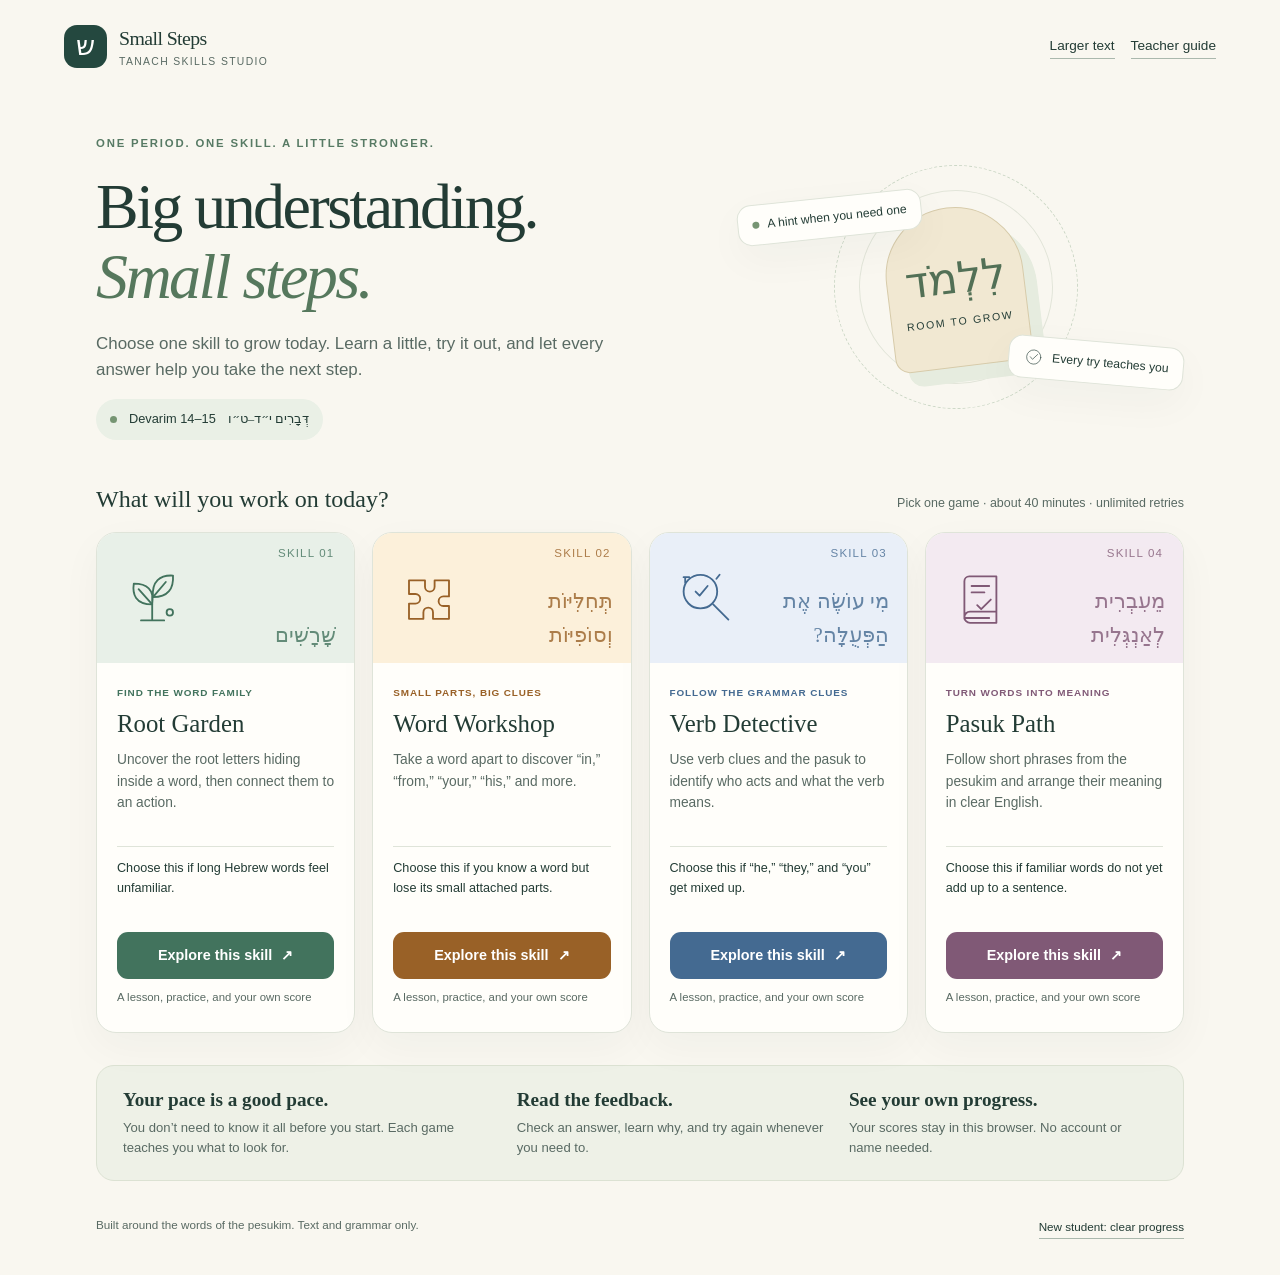
<file: terri/tanach-skills-devarim-14-15-game/index.html>
<!doctype html>
<html lang="en">
<head>
<meta charset="utf-8">
<meta name="viewport" content="width=device-width,initial-scale=1">
<meta name="theme-color" content="#24483f">
<meta name="description" content="Four independent Tanach skills games for Devarim 14–15. Lessons, immediate feedback, personal scores, and unlimited practice.">
<title>Small Steps · Tanach Skills Studio</title>
<style>
:root{--ink:#233c35;--muted:#596a63;--paper:#f9f7f0;--card:#fffefa;--line:#dfE4d9;--accent:#42735d;--tint:#e8f0e8;--shadow:0 14px 42px #233c350a;font-family:Arial,Helvetica,sans-serif;color:var(--ink);background:var(--paper);font-size:16px;line-height:1.55}
*{box-sizing:border-box}body{margin:0}button,a{touch-action:manipulation}button{font:inherit;cursor:pointer}button:disabled{cursor:default;opacity:.5}button,a,input{outline-offset:4px}button:focus-visible,a:focus-visible,summary:focus-visible{outline:3px solid #b77a30}a{color:#315e83}button{color:var(--ink)}h1,h2,h3,p{margin-top:0}h1,h2,.serif{font-family:Georgia,'Times New Roman',serif}h1{font-size:clamp(2.6rem,5vw,4.6rem);font-weight:500;line-height:1.08;letter-spacing:-.04em}h2{font-size:2rem;line-height:1.22;font-weight:500}h3{font-size:1.15rem;line-height:1.3}p{margin-bottom:1rem}small{font-size:.83rem}.muted{color:var(--muted)}.eyebrow{text-transform:uppercase;letter-spacing:.16em;font-size:.71rem;font-weight:700}.he{font-family:'SBL Hebrew','Ezra SIL','Noto Serif Hebrew','Times New Roman',serif;direction:rtl;unicode-bidi:isolate;line-height:1.9}.heb-inline{font-family:'Times New Roman',serif;unicode-bidi:isolate;direction:rtl;font-size:1.25em}.top{max-width:1216px;margin:auto;padding:23px 32px;display:flex;justify-content:space-between;gap:16px;align-items:center}.brand{background:none;border:0;padding:0;display:flex;gap:12px;align-items:center;text-align:left}.brand-mark{width:43px;height:43px;background:#24483f;color:#fff;border-radius:13px;display:grid;place-items:center;font-family:Georgia,serif;font-size:1.7rem}.brand-name{font-family:Georgia,serif;font-size:1.24rem;letter-spacing:-.03em}.brand small{display:block;font-size:.65rem;letter-spacing:.13em;text-transform:uppercase;color:var(--muted)}.nav{display:flex;gap:16px;align-items:center}.link-btn{background:none;border:0;border-bottom:1px solid #aab8ad;padding:2px 0;font-size:.85rem}.container{max-width:1152px;padding:0 32px;margin:auto}.hero{padding:42px 0 35px;display:grid;grid-template-columns:1.3fr 1fr;gap:40px;align-items:center}.hero .eyebrow{margin-bottom:20px;color:#577a64}.hero h1{max-width:650px;margin-bottom:20px}.hero h1 em{font-weight:500;color:#56785d}.hero-copy{font-size:1.06rem;max-width:560px;color:var(--muted)}.chapter{display:inline-flex;align-items:center;gap:12px;background:#eaf0e6;padding:8px 14px;border-radius:25px;font-size:.8rem}.hero-art{height:250px;position:relative;display:flex;justify-content:center;align-items:center}.orbit{position:absolute;border:1px dashed #cdd8c7;border-radius:50%;width:244px;height:244px;transform:rotate(-15deg)}.orbit:after{content:'';position:absolute;inset:24px;border:1px solid #e2e5d9;border-radius:50%}.art-center{width:138px;height:160px;background:#f1e8d2;border:1px solid #d7cbaa;border-radius:70px 70px 15px 15px;transform:rotate(-7deg);display:flex;flex-direction:column;align-items:center;justify-content:center;box-shadow:12px 15px 0 #e6ecdf}.art-center .he{font-size:2.7rem;color:#527056;line-height:1.6}.art-center span:last-child{font-size:.66rem;letter-spacing:.16em;text-transform:uppercase}.art-badge{position:absolute;display:flex;align-items:center;gap:8px;background:var(--card);border:1px solid var(--line);border-radius:14px;padding:10px 14px;font-size:.76rem;box-shadow:var(--shadow)}.art-badge.a{left:2%;top:35px;transform:rotate(-6deg)}.art-badge.b{right:0;bottom:28px;transform:rotate(5deg)}.dot{display:inline-block;width:7px;height:7px;border-radius:50%;background:#769573}.section-row{display:flex;align-items:baseline;justify-content:space-between;gap:20px;margin:10px 0 18px}.section-row h2{margin:0;font-size:1.5rem}.small-note{font-size:.78rem;color:var(--muted)}.cards{display:grid;grid-template-columns:repeat(4,1fr);gap:17px}.skill-card{background:var(--card);border:1px solid var(--line);border-radius:20px;overflow:hidden;box-shadow:var(--shadow);display:flex;flex-direction:column;transition:transform .15s}.skill-card:hover{transform:translateY(-4px)}.card-art{height:130px;background:var(--tint);display:flex;justify-content:space-between;align-items:center;padding:24px;color:var(--accent);position:relative}.card-art svg{width:64px;height:64px;z-index:1}.card-art .number{position:absolute;right:20px;top:12px;font-size:.72rem;letter-spacing:.1em;opacity:.8}.card-art .he{font-size:1.3rem;position:absolute;right:18px;bottom:12px;opacity:.8;max-width:132px;line-height:1.6}.card-body{padding:22px 20px;display:flex;flex:1;flex-direction:column}.card-body .eyebrow{color:var(--accent);font-size:.62rem;letter-spacing:.09em;margin-bottom:8px}.card-body h3{font-family:Georgia,serif;font-weight:500;font-size:1.55rem;margin-bottom:9px}.card-body .desc{font-size:.86rem;line-height:1.55;color:var(--muted);min-height:81px}.pick{font-size:.79rem;border-top:1px solid var(--line);padding-top:12px;margin-top:auto;min-height:70px}.btn{border:1px solid transparent;background:var(--accent);color:white;padding:11px 20px;border-radius:11px;font-weight:700;font-size:.9rem;display:inline-flex;align-items:center;justify-content:center;gap:9px;text-decoration:none;min-height:46px}.btn:hover{filter:brightness(.95)}.btn.secondary{background:var(--card);color:var(--ink);border-color:#c8d2c6}.btn.quiet{background:transparent;color:var(--ink);border-color:var(--line)}.btn.full{width:100%}.card-foot{font-size:.71rem;color:var(--muted);margin:10px 0 0;min-height:21px}.how{margin:32px 0 20px;background:#eef1e7;border:1px solid #dce2d3;border-radius:18px;display:grid;grid-template-columns:1.2fr 1fr 1fr;gap:24px;padding:22px 26px}.how h3{font-family:Georgia,serif;font-size:1.2rem;margin:0 0 5px}.how p{font-size:.82rem;margin:0;color:var(--muted)}.footer{display:flex;justify-content:space-between;gap:20px;padding:15px 0 35px;color:var(--muted);font-size:.73rem}.footer button{font-size:.73rem}.notice{background:#fff1d8;border:1px solid #ead4ac;border-radius:12px;padding:12px 16px;margin-bottom:20px;font-size:.86rem}.page-head{display:flex;justify-content:space-between;align-items:center;gap:18px;margin:24px 0}.page-head h1{font-size:2.15rem;margin:0 0 4px}.page-head p{margin:0;font-size:.86rem;color:var(--muted)}.game-layout{display:grid;grid-template-columns:238px minmax(0,1fr);gap:26px;padding-bottom:40px;align-items:start}.side{border:1px solid var(--line);border-radius:18px;background:#f1f3eb;padding:21px;position:sticky;top:20px}.side .eyebrow{font-size:.65rem;margin-bottom:10px}.side h3{font-family:Georgia,serif;font-size:1.18rem;margin:0 0 8px;font-weight:500}.side .small-note{margin-bottom:18px}.route{padding:0;list-style:none;margin:20px 0}.route li{display:flex;gap:10px;align-items:center;font-size:.8rem;padding:9px 0;color:var(--muted)}.route .stepnum{border:1px solid #c8d2c6;width:25px;height:25px;display:grid;place-items:center;border-radius:50%;font-size:.7rem;flex-shrink:0}.route .current{color:var(--accent);font-weight:700}.route .current .stepnum{background:var(--accent);border-color:var(--accent);color:#fff}.route .done .stepnum{background:#dce8da;border-color:#dce8da}.side-tip{font-size:.8rem;border-top:1px solid #d6ddcf;padding-top:15px;color:var(--muted)}.time{font-variant-numeric:tabular-nums;font-size:1.16rem;font-weight:700;margin:4px 0 5px}.time small{font-weight:400;font-size:.8rem}.panel{background:var(--card);border:1px solid var(--line);border-radius:21px;padding:31px;box-shadow:var(--shadow)}.lesson-panel{min-height:420px}.lesson-panel h2{margin:16px 0}.lesson-example{padding:22px;background:var(--tint);border-radius:14px;margin:23px 0}.lesson-example .he{font-size:2rem;text-align:center;color:var(--accent);margin-bottom:10px}.lesson-example p{font-size:.9rem;text-align:center;margin:0}.lesson-dots{display:flex;gap:8px;margin-bottom:24px}.lesson-dots span{height:5px;flex:1;background:#e0e5db;border-radius:5px}.lesson-dots span.active{background:var(--accent)}.actions{display:flex;justify-content:space-between;gap:12px;align-items:center;flex-wrap:wrap;margin-top:24px}.question-top{display:flex;justify-content:space-between;gap:10px;align-items:center;font-size:.78rem;color:var(--muted);margin-bottom:16px}.pill{display:inline-block;padding:5px 10px;border-radius:20px;background:var(--tint);color:var(--accent);font-size:.72rem;font-weight:700}.source-box{background:#f6f5ee;border:1px solid #e6e7dd;border-radius:15px;padding:17px 20px;margin:18px 0 20px;text-align:center}.source-box .he{font-size:2.65rem;overflow-wrap:anywhere;color:#263f38}.source-box.long .he{font-size:2rem}.source-ref{font-size:.72rem;color:var(--muted);margin:2px 0 0}.context{font-size:1.25rem!important;margin-top:5px;color:#576b60!important}.task{font-size:1.15rem;line-height:1.5;font-weight:600;margin-bottom:17px}.choices{display:grid;grid-template-columns:1fr 1fr;gap:11px}.choice{background:#fffefb;border:1.5px solid #d9dfd4;border-radius:12px;min-height:62px;padding:13px 15px;text-align:left;display:flex;gap:10px;align-items:center;font-size:.95rem}.choice .letter{width:25px;height:25px;display:grid;place-items:center;border:1px solid #cbd5c5;border-radius:7px;font-size:.7rem;flex-shrink:0;color:var(--muted)}.choice.selected{background:var(--tint);border-color:var(--accent)}.choice.selected .letter{background:var(--accent);color:white;border-color:var(--accent)}.choice.he-choice .text{font-family:'Times New Roman',serif;font-size:1.9rem;direction:rtl;unicode-bidi:isolate;text-align:center;flex:1}.choice.correct{border-color:#4f785b;background:#eef5ed}.choice.wrong{border-color:#a96639;background:#fff2e9}.build-answer{background:#f7f7f0;border:2px dashed #c4d0bf;border-radius:13px;padding:16px;min-height:92px;display:flex;align-items:center;gap:9px;flex-wrap:wrap;margin-bottom:16px}.build-answer.rtl{direction:rtl;justify-content:center}.build-placeholder{font-size:.86rem;color:var(--muted);margin:auto}.tilebank{display:flex;gap:10px;flex-wrap:wrap;min-height:62px}.tilebank.rtl{direction:rtl;justify-content:center}.tile{background:white;border:1.5px solid #cdd7c6;border-radius:10px;box-shadow:0 3px 0 #dfe5d7;padding:10px 16px;min-height:48px;font-size:.95rem}.tile.he-tile{font-family:'Times New Roman',serif;font-size:2rem;min-width:55px;padding:4px 17px}.tile.chosen{background:var(--tint);border-color:var(--accent);box-shadow:0 3px 0 #d0dbc9}.tilebank .tile:disabled{visibility:hidden}.feedback{padding:16px 18px;border:1px solid #bdd2ba;border-radius:13px;background:#eef6eb;margin-top:20px;font-size:.93rem}.feedback p{margin:5px 0 0}.feedback.relearn{border-color:#e6c69d;background:#fff4e7}.feedback strong{display:block}.answerline{font-size:.87rem;margin:10px 0!important}.hint{background:#f3f0e5;border-radius:11px;padding:13px 15px;font-size:.87rem;margin-top:15px}.subactions{display:flex;gap:20px;margin-top:18px;align-items:center}.subactions button{font-size:.8rem}.progress-grid{display:grid;grid-template-columns:repeat(12,1fr);gap:5px;margin:14px 0 9px}.progress-cell{height:12px;border-radius:4px;background:#dfe5d9}.progress-cell.right{background:var(--accent)}.progress-cell.helped{background:#c49b60}.progress-cell.now{outline:2px solid var(--accent);outline-offset:1px}.mini-score{display:flex;justify-content:space-between;gap:10px;font-size:.72rem;color:var(--muted)}.achievement{display:grid;place-items:center;width:88px;height:88px;border-radius:50%;background:var(--tint);color:var(--accent);margin:0 auto 20px}.achievement svg{width:49px;height:49px}.center{text-align:center}.center h2{margin-bottom:12px}.stats{display:grid;grid-template-columns:repeat(3,1fr);gap:12px;margin:24px 0}.stat{background:#f1f3eb;border-radius:12px;padding:17px 12px;text-align:center}.stat b{display:block;font-size:1.6rem;color:var(--accent);font-weight:600}.stat span{font-size:.75rem;color:var(--muted)}.skill-recap{background:var(--tint);padding:19px;border-radius:14px;margin-top:22px}.skill-recap p{margin:0;font-size:.92rem}.result-list{max-height:340px;overflow:auto;border-top:1px solid var(--line);margin-top:15px}.result-item{padding:14px 0;border-bottom:1px solid var(--line);font-size:.82rem;display:grid;grid-template-columns:105px 1fr;gap:12px}.result-item .he{font-size:1.5rem}.badge{font-size:.65rem;text-transform:uppercase;letter-spacing:.05em}.divider{height:1px;background:var(--line);margin:25px 0}.plan{display:grid;grid-template-columns:repeat(5,1fr);gap:7px;margin:22px 0}.plan div{background:#f1f3eb;padding:12px 8px;border-radius:10px;text-align:center;font-size:.72rem}.plan b{display:block;font-size:.85rem}.print-only{display:none}dialog{border:1px solid #d4dcce;border-radius:22px;max-width:760px;width:calc(100% - 36px);max-height:86vh;padding:29px;background:var(--card);color:var(--ink);box-shadow:0 20px 100px #183b3440}dialog::backdrop{background:#183b3466;backdrop-filter:blur(3px)}.dialog-head{display:flex;justify-content:space-between;gap:16px;align-items:start}.close{border:1px solid var(--line);background:white;border-radius:8px;width:36px;height:36px;flex-shrink:0}.guide{font-size:.88rem}.guide h3{margin-top:25px}.guide table{border-collapse:collapse;width:100%;font-size:.78rem}.guide th,.guide td{border:1px solid #dce2d5;text-align:left;padding:10px;vertical-align:top}.guide ul{padding-left:22px}.guide .plan{font-size:.7rem}.pause-panel{min-height:400px;display:flex;flex-direction:column;align-items:center;justify-content:center}.storage-msg{font-size:.8rem;background:#fff1d8;padding:10px 20px;text-align:center}.big-text{font-size:19px}.big-text .task{font-size:1.3rem}.big-text .choice{font-size:1.08rem}.big-text .side{font-size:18px}.breakdown{font-size:.8rem;line-height:1.7}.stars{display:flex;gap:5px;justify-content:center;margin:14px 0;color:var(--accent)}.hidden{display:none!important}.screenreader{position:absolute;width:1px;height:1px;padding:0;overflow:hidden;clip:rect(0,0,0,0);white-space:nowrap;border:0}
@media(max-width:1000px){.cards{grid-template-columns:repeat(2,1fr)}.card-body .desc{min-height:45px}.card-art{height:110px}.hero-art{transform:scale(.9)}.game-layout{grid-template-columns:200px 1fr;gap:18px}.panel{padding:24px}.side{padding:17px}.hero{gap:20px}.art-badge.a{left:-10px}.art-badge.b{right:-10px}}
@media(max-width:700px){.top{padding:18px 20px}.brand small{display:none}.brand-name{font-size:1.1rem}.brand-mark{width:34px;height:36px;font-size:1.35rem}.nav{gap:12px}.nav .link-btn{font-size:.72rem}.container{padding:0 20px}.hero{grid-template-columns:1fr;padding:25px 0 24px;gap:0}.hero-art{display:none}h1{font-size:3.1rem}.hero-copy{font-size:.98rem}.cards{gap:12px}.card-body{padding:16px}.card-body h3{font-size:1.35rem}.card-art{padding:16px;height:100px}.card-art svg{width:49px}.card-art .he{font-size:.95rem;max-width:96px}.card-art .number{font-size:.61rem}.card-body .desc{min-height:100px}.pick{min-height:105px}.card-body .eyebrow{font-size:.55rem}.card-body .btn{font-size:.79rem;padding:10px}.how{grid-template-columns:1fr;padding:20px;gap:15px}.section-row{display:block}.section-row h2{margin-bottom:5px}.footer{display:block}.footer button{margin-top:12px}.game-layout{grid-template-columns:1fr}.side{position:static;padding:16px}.side .route,.side .side-tip,.side .small-note,.side .eyebrow,.side h3{display:none}.side .time{margin:0;font-size:.95rem}.side .clockrow{display:flex;justify-content:space-between;align-items:center}.side .progress-grid{margin-top:12px}.page-head{margin:18px 0}.page-head h1{font-size:1.7rem}.page-head .btn{padding:8px 12px;font-size:.76rem}.panel{padding:22px 18px;border-radius:16px}.source-box .he{font-size:2.4rem}.source-box.long .he{font-size:1.7rem}.choices{grid-template-columns:1fr}.choice{min-height:56px}.plan{grid-template-columns:repeat(3,1fr)}.stats{gap:7px}.stat{padding:13px 7px}.stat b{font-size:1.3rem}.stat span{font-size:.65rem}.guide table{font-size:.7rem}.result-item{grid-template-columns:90px 1fr}.question-top{font-size:.7rem}.lesson-example .he{font-size:1.7rem}.actions .btn{width:auto}.big-text .cards{grid-template-columns:1fr}.big-text .card-body .desc,.big-text .pick{min-height:0}}
@media(prefers-reduced-motion:reduce){*{scroll-behavior:auto!important;transition:none!important}}
@media print{body{background:white;color:#111}.top,.side,.page-head,.actions,.footer,.subactions,button,.no-print,.hero-art{display:none!important}.container{max-width:none;padding:0}.game-layout{display:block}.panel{border:0;box-shadow:none;padding:0}.print-only{display:block}.result-list{max-height:none;overflow:visible}.result-item{break-inside:avoid}.stats{break-inside:avoid}dialog{position:static;max-height:none;border:0;box-shadow:none;width:100%;padding:0}body.print-guide #app{display:none}body.print-guide dialog#guide{display:block}dialog::backdrop{background:none}a{color:#111;text-decoration:none}.guide{font-size:10pt}.guide h2{font-size:20pt}.guide th,.guide td{padding:7px}.source-box .he{font-size:23pt}}
</style>
</head>
<body>
<a class="screenreader" href="#main">Skip to the activity</a>
<header class="top"><button class="brand" data-action="home" aria-label="Small Steps home"><span class="brand-mark" aria-hidden="true">ש</span><span><span class="brand-name">Small Steps</span><small>Tanach skills studio</small></span></button><nav class="nav" aria-label="Tools"><button class="link-btn" data-action="text" aria-pressed="false" id="text-toggle">Larger text</button><button class="link-btn" data-action="guide">Teacher guide</button></nav></header>
<div id="storage-warning" class="storage-msg hidden" role="status">Progress cannot be saved in this browser. You can still play; keep this tab open.</div>
<div id="app" class="container"></div>
<dialog id="guide" aria-labelledby="guide-title"><div class="dialog-head"><h2 id="guide-title">A period of small steps</h2><button class="close" data-action="close" aria-label="Close teacher guide">×</button></div><div class="guide">
<p>Four independent games for sixth-grade Tanach learners who need explicit instruction and repeated practice. All practice is drawn from <strong>Devarim 14–15</strong>. Students choose <strong>one</strong> skill for the period.</p>
<table><thead><tr><th>Game</th><th>Skill gap</th><th>What students do</th></tr></thead><tbody><tr><td>Root Garden</td><td>Cannot locate a shoresh in a longer word</td><td>Choose roots, build them with Hebrew letter tiles, connect roots to meanings</td></tr><tr><td>Word Workshop</td><td>Misses attached prefixes and suffixes</td><td>Decode small parts, then build the word’s English meaning</td></tr><tr><td>Verb Detective</td><td>Confuses the subject with the receiver or mixes up singular and plural</td><td>Identify subjects, compare forms, choose a contextual meaning</td></tr><tr><td>Pasuk Path</td><td>Recognizes isolated words but cannot combine their meaning</td><td>Choose accurate meanings and arrange short English phrase tiles</td></tr></tbody></table>
<h3>Suggested 40-minute flow</h3><div class="plan"><div><b>5 min</b>Learn & try</div><div><b>10 min</b>Guided round</div><div><b>10 min</b>Independent round</div><div><b>10 min</b>Skill challenge</div><div><b>5 min</b>Corrections</div></div>
<p>The pacing is approximate. Every game has 36 core tasks, a short lesson and worked examples, a lesson check, a correction round, and additional 12-question practice rounds. Stronger students can continue practicing. Students who need more time can pause and resume. The timer is a guide and never ends the activity or penalizes slower reading.</p>
<h3>What to tell the class</h3><p>“Choose the skill that would help you most today. Read the mini-lesson and each explanation. Use hints whenever you need them. Work in the same game for the period, correct your tricky questions, and look at your progress. You may retry as often as you need.”</p>
<h3>Feedback and scores</h3><p>Every submitted answer receives immediate feedback and a specific explanation. After an incorrect answer, the student tries the task again before continuing. The initial score counts only the first submission on each of the 36 core tasks. A separate measure shows first-try answers without requested hints. Automatic teaching tips in the guided round are part of instruction. Corrections and extra practice do not inflate the initial score. All initially missed or hinted tasks return in the correction round; a student with none receives six confidence checks. The lesson check is unscored.</p>
<p>The three core rounds use increasing independence and reshuffled tasks and choices. Retakes may include familiar material: repetition is deliberate. Vocabulary is limited to these two perakim. This activity practices reading skills; it does not teach the full halachic scope of a pasuk.</p>
<h3>Sources and provenance</h3><p><strong>Only the biblical text and its plain translation are used. No Rashi or other commentaries are used in the lessons, hints, answers, or explanations.</strong> Source identity was checked against the institutions’ own descriptions. All game instructions, exercises, and explanations are original classroom wording; they are not quotations attributed to a rabbi.</p>
<table><thead><tr><th>Jewish source</th><th>Provenance</th><th>Use</th></tr></thead><tbody><tr><td><a href="https://mechon-mamre.org/p/pt/pt0514.htm" target="_blank" rel="noopener noreferrer">Mechon Mamre · Devarim 14</a><br><a href="https://mechon-mamre.org/p/pt/pt0515.htm" target="_blank" rel="noopener noreferrer">Devarim 15</a></td><td>Its <a href="https://new.mechon-mamre.org/about.htm" target="_blank" rel="noopener noreferrer">About page</a> identifies its editors as observant Jewish Torah scholars in Israel, predominantly of the Baladi Yemenite tradition and students of Rav Yosef Qafih.</td><td>Hebrew text, verse locations, and plain meanings. Its Hebrew/English edition uses the Jewish Publication Society’s 1917 translation.</td></tr><tr><td><a href="https://www.chabad.org/library/bible_cdo/aid/9978/jewish/Chapter-14.htm" target="_blank" rel="noopener noreferrer">Chabad.org · Devarim 14</a><br><a href="https://www.chabad.org/library/bible_cdo/aid/9979/jewish/Chapter-15.htm" target="_blank" rel="noopener noreferrer">Devarim 15</a></td><td><a href="https://www.chabad.org/library/article_cdo/aid/32807/jewish/About-Chabadorg.htm" target="_blank" rel="noopener noreferrer">Chabad.org</a> is the educational website of the Chabad-Lubavitch movement.</td><td>Biblical text and translation only, cross-checking plain contextual meanings. Commentary displayed on the source pages is excluded.</td></tr></tbody></table>
<p>Hebrew is displayed with nekudot and without cantillation marks. Practice usually uses excerpts rather than full pesukim. Grammar labels describe the forms in these pesukim; patterns are taught as clues, not universal rules. Hebrew final letter forms count as the same underlying letters. The translation tile tasks accept one specified classroom rendering; they do not judge free-written English or imply that other translations are invalid.</p>
<h3>Student access and privacy</h3><p>No names, accounts, tracking services, or teacher dashboard. Results and unfinished games remain only in the current browser on the current device when browser storage is available. They do not transfer between devices. A shared device should use “New student: clear progress” before a different student begins. Students can print their own results if desired.</p>
<h3>Putting it on your school website</h3><p>This is a complete, self-contained HTML website with no outside scripts, fonts, or required internet services. To host it, give this file to the person who manages your school website. It can be named <strong>index.html</strong> and uploaded to any static website host that runs JavaScript. Share the resulting website URL with students. Uploading a file to a document viewer alone may not run the games. Students can also download the HTML file and open it directly in a modern browser.</p>
<p>Public hosting has not been activated by this file. Test the resulting school URL on a student computer before class.</p>
<div class="actions"><button class="btn secondary" data-action="print-guide">Print teacher guide</button><button class="btn" data-action="close">Back to games</button></div>
</div></dialog>
<dialog id="confirm" aria-labelledby="confirm-title"><h2 id="confirm-title">Start fresh?</h2><p id="confirm-copy"></p><div class="actions"><button class="btn secondary" data-action="cancel-confirm">Keep my progress</button><button class="btn" id="confirm-accept" data-action="accept-confirm">Start fresh</button></div></dialog>
<div class="screenreader" role="status" aria-live="polite" id="announcement"></div>
<script>
// All source passages: Devarim 14–15, checked against Mechon Mamre Hebrew
// and the biblical text/translation on Chabad.org. No commentary is used. All exercises and teaching prose are original.
const ROOTS = [
 ['תֹאכַל','14:3','אכל','eat','The א belongs to the shoresh. The opening ת does not.'],
 ['תֹּאכֵלוּ','14:4','אכל','eat','Set aside the opening ת and the ending וּ. Keep א, כ, ל.'],
 ['וְאָכַלְתָּ','14:23','אכל','eat','The וְ and תָּ add information. The root action is eating.'],
 ['בָּחַר','14:2','בחר','choose','Here the three root letters are visible together.'],
 ['יִבְחַר','14:23','בחר','choose','The opening י adds information about the verb. בחר gives its root meaning.'],
 ['תִּלְמַד','14:23','למד','learn','The opening ת is added to למד, the root for learning.'],
 ['תַעַזְבֶנּוּ','14:27','עזב','leave / forsake','Look inside the longer word for ע, ז, ב in that order.'],
 ['תִּשְׁמַע','15:5','שמע','hear / listen','Keep ש, מ, ע; the opening ת is not part of this root.'],
 ['לִשְׁמֹר','15:5','שמר','guard / keep','The לִ means “to.” The root שמר expresses keeping or guarding.'],
 ['תִּפְתַּח','15:8','פתח','open','Keep פ, ת, ח. A ת can be a root letter as well as an added letter!'],
 ['פָתֹחַ','15:8','פתח','open','Different vowels, same root letters: פ, ת, ח.'],
 ['תִקְפֹּץ','15:7','קפץ','close / shut','In this pasuk, קפץ describes closing a hand. ץ is the final form of צ.'],
 ['וְזָכַרְתָּ','15:15','זכר','remember','Set aside וְ and תָּ to find ז, כ, ר.'],
 ['תַעֲבֹד','15:19','עבד','work / serve','The root letters are ע, ב, ד. Notice that ע is not א.'],
 ['יִמְשֹׁלוּ','15:6','משל','rule','The opening י and ending וּ surround the root מ, ש, ל.'],
 ['וּמָשַׁלְתָּ','15:6','משל','rule','Set aside וּ and תָּ. The action is ruling.'],
 ['נָתוֹן','15:10','נתן','give','The first נ and final ן are forms of the same letter.'],
 ['תִּתֵּן','15:10','נתן','give','A harder example: the first נ of נתן is not written separately here. The nearby נָתוֹן helps you recognize the family.'],
 ['תַּעֲשֶׂה','15:1','עשה','do / make','The opening ת is added. Keep ע, ש, ה.'],
 ['יְבָרֶכְךָ','15:10','ברך','bless','The root is ב, ר, כ. Write its last letter as ך at the end of the root. The other כ belongs to the “you” ending.'],
 ['תְּשַׁלְּחֶנּוּ','15:12','שלח','send','The root ש, ל, ח stays inside this longer verb.'],
 ['תְבַשֵּׁל','14:21','בשל','cook','Set aside the opening ת. The root letters ב, ש, ל describe cooking.']
];
// word, reference, prefix form/meaning, suffix form/meaning, ordered gloss, explanation
const PARTS = [
 ['בְּאַרְצְךָ','15:7','בְּ','in','ךָ','your',['in','your','land'],'בְּ adds “in”; ךָ adds “your.” The noun means land.'],
 ['יָדְךָ','15:8','','','ךָ','your',['your','hand'],'The ending ךָ turns “hand” into “your hand.”'],
 ['לוֹ','15:8','לְ','to','וֹ','him',['to','him'],'Here לְ plus וֹ forms לוֹ, “to him.”'],
 ['לְאָחִיךָ','15:11','לְ','to','ךָ','your',['to','your','brother'],'The לְ adds “to,” and the ending identifies whose brother.'],
 ['בִּשְׁעָרֶיךָ','14:21','בְּ','in','ךָ','your',['in','your','gates'],'בְּ means “in.” The ending means “your.” “Gates” can refer to the towns where you live.'],
 ['הַמָּקוֹם','14:24','הַ','the','','',['the','place'],'The opening הַ makes “place” into “the place.”'],
 ['הַשָּׂדֶה','14:22','הַ','the','','',['the','field'],'The opening הַ means “the”; it is not part of the noun שָׂדֶה.'],
 ['מִבְּשָׂרָם','14:8','מִ','from','ם','their',['from','their','flesh'],'מִ adds “from.” The ending ם means “their.”'],
 ['וּבֵיתֶךָ','14:26','וּ','and','ךָ','your',['and','your','household'],'וּ is a form of the connecting ו, “and.” The ending means “your.”'],
 ['שְׁמוֹ','14:23','','','וֹ','his / its',['His','name'],'The וֹ ending means “his” or “its,” as context requires. Here it refers to Hashem’s Name.'],
 ['אִמּוֹ','14:21','','','וֹ','his / its',['its','mother'],'The וֹ ending shows possession. Here “its” refers to the kid, a young goat.'],
 ['דָּמוֹ','15:23','','','וֹ','his / its',['its','blood'],'The וֹ ending means “its” here; the pasuk is discussing an animal’s blood.'],
 ['הַגֵּר','14:29','הַ','the','','',['the','stranger'],'הַ adds “the” to גֵּר, a stranger or resident newcomer.'],
 ['וְהַיָּתוֹם','14:29','וְהַ','and the','','',['and','the','orphan'],'Two beginnings are attached: וְ means “and”; הַ means “the.”'],
 ['בְאָזְנוֹ','15:17','בְ','in','וֹ','his / its',['in','his','ear'],'בְּ adds “in,” and וֹ identifies whose ear: his.'],
 ['מִצֹּאנְךָ','15:14','מִ','from','ךָ','your',['from','your','flock'],'מִ means “from.” ךָ means “your.” The noun is a flock.'],
 ['לָכֶם','14:7','לְ','for','כֶם','you (plural)',['for','you (plural)'],'Here לָכֶם means “for you,” addressed to a group. The vowel of the prefix changes in the complete word.'],
 ['וְנַחֲלָה','14:27','וְ','and','','',['and','inheritance'],'The opening וְ joins this noun to what comes before it.'],
 ['מֵאָחִיךָ','15:7','מֵ','from','ךָ','your',['from','your','brother'],'מֵ is another form of “from.” The ending means “your.”'],
 ['בָּאָרֶץ','15:4','בָּ','in the','','',['in','the','land'],'Here בָּ includes both “in” and “the.” The article ה is absorbed into the prefix.'],
 ['וְהַטָּהוֹר','15:22','וְהַ','and the','','',['and','the','pure person'],'וְ means “and”; הַ means “the.” In this pasuk the adjective refers to a person.'],
 ['לְעַם','14:2','לְ','for / as','','',['as','a people'],'Here לְ introduces what Bnei Yisrael are chosen to be: a people. Prefix meanings depend on context.']
];
// word, reference, subject, contextual translation, clue, short source excerpt
const VERBS = [
 ['תֹאכַל','14:3','you (one person)','you must not eat','In לֹא תֹאכַל, the verb addresses one person. לֹא makes this a prohibition.','לֹא תֹאכַל'],
 ['תֹּאכֵלוּ','14:4','you (a group)','you may eat','The ת ... וּ pattern here addresses a group.','אֲשֶׁר תֹּאכֵלוּ'],
 ['וְאָכַלְתָּ','14:23','you (one person)','and you shall eat','The תָּ ending identifies “you,” one person. In this instruction, וְאָכַלְתָּ points to what you are to do.','וְאָכַלְתָּ'],
 ['יִבְחַר','14:23','he','he will choose','Here the subject is Hashem. The י opening belongs to the “he” form in this context.','אֲשֶׁר יִבְחַר'],
 ['בָּחַר','14:2','he','he chose','The full pasuk names Hashem as the one who chose. This is a completed action.','וּבְךָ בָּחַר'],
 ['תִּלְמַד','14:23','you (one person)','so that you may learn','לְמַעַן introduces the purpose: so that you may learn.','לְמַעַן תִּלְמַד'],
 ['תִּשְׁמַע','15:5','you (one person)','you listen','In this condition, the Torah addresses one listener. ת does not always identify the same subject in every verb; read the context.','שָׁמוֹעַ תִּשְׁמַע'],
 ['וְזָכַרְתָּ','15:15','you (one person)','and you shall remember','תָּ identifies one person being addressed. The pasuk instructs that person to remember.','וְזָכַרְתָּ'],
 ['הָיִיתָ','15:15','you (one person)','you were','תָ identifies “you,” one person. The memory of Egypt places this action in the past.','עֶבֶד הָיִיתָ'],
 ['אֵצֵא','15:16','I','I will not go out','א at the beginning is an “I” clue here. The final א is part of יצא. לֹא makes the statement negative.','לֹא אֵצֵא'],
 ['יֹאמַר','15:16','he','he will say','The pasuk describes what the servant might say. He is the speaker.','כִּי יֹאמַר אֵלֶיךָ'],
 ['יִמְשֹׁלוּ','15:6','they','they will not rule','The י ... וּ pattern here is “they.” לֹא gives the negative meaning.','לֹא יִמְשֹׁלוּ'],
 ['וְאָכְלוּ','14:29','they','and they shall eat','The ending וּ here identifies “they.” The pasuk names the people who will eat.','וְאָכְלוּ'],
 ['וְשָׂבֵעוּ','14:29','they','and they shall be satisfied','This action has the same group subject as וְאָכְלוּ in the same pasuk.','וְשָׂבֵעוּ'],
 ['תִּתֵּן','15:10','you (one person)','you shall surely give','The addressed person is the giver. נָתוֹן תִּתֵּן emphasizes giving; it does not mean two different people give.','נָתוֹן תִּתֵּן'],
 ['תִּפְתַּח','15:8','you (one person)','you shall open','The addressed person opens a hand. The ending of יָדְךָ also tells us it is “your hand.”','תִּפְתַּח אֶת־יָדְךָ'],
 ['תְּשַׁלְּחֶנּוּ','15:12','you (one person)','you shall send him away','“You” do the sending; “him” receives the action. The ending here does not make the subject “we.”','תְּשַׁלְּחֶנּוּ חָפְשִׁי'],
 ['תַעֲבֹד','15:19','you (one person)','you must not work','This instruction addresses one person. לֹא makes it a prohibition.','לֹא תַעֲבֹד'],
 ['יְבָרֶכְךָ','15:10','he','he will bless you','Hashem does the blessing; “you” receive it. The ךָ ending is the object, not the subject.','יְבָרֶכְךָ'],
 ['וּמָשַׁלְתָּ','15:6','you (one person)','and you shall rule','The תָּ ending identifies “you,” one person. The pasuk describes a future blessing.','וּמָשַׁלְתָּ בְּגוֹיִם רַבִּים']
];
// Hebrew excerpt, ref, translation tiles, three wrong meanings, a specific reading clue
const PHRASES = [
 ['כִּי עַם קָדוֹשׁ אַתָּה','14:2',['For','you are','a holy people'],['For you are an ordinary field','For they are a holy people','You must eat a holy people'],'אַתָּה means “you.” English adds “are”; Hebrew does not need a separate present-tense “are” here.'],
 ['לֹא תֹאכַל כָּל־תּוֹעֵבָה','14:3',['You must not eat','any','abomination'],['You must eat every abomination','They must not eat any abomination','You must not give anything'],'Start with לֹא: do not lose the negative. תּוֹעֵבָה means something abominable or abhorrent.'],
 ['כָּל־צִפּוֹר טְהֹרָה תֹּאכֵלוּ','14:11',['You may eat','every','clean bird'],['You may not eat any clean bird','Every clean bird may eat you','You may eat every unclean bird'],'טְהֹרָה describes the bird. The permission to eat comes at the end of the Hebrew clause.'],
 ['לֹא־תְבַשֵּׁל גְּדִי בַּחֲלֵב אִמּוֹ','14:21',['You must not cook','a kid','in its mother’s milk'],['You must cook a kid in its mother’s milk','A mother must not cook her milk','They must not eat any bread'],'גְּדִי is a young goat. בַּחֲלֵב אִמּוֹ means “in its mother’s milk.” This exercise practices the words of the pasuk.'],
 ['לְמַעַן תִּלְמַד','14:23',['so that','you may','learn'],['because they have already learned','so that you may forget','so that he may eat'],'לְמַעַן introduces a purpose: “so that” or “in order that.”'],
 ['כִּי לֹא תוּכַל שְׂאֵתוֹ','14:24',['because','you cannot','carry it'],['because you can carry it','because they cannot eat it','so that you may give it'],'לֹא תוּכַל means “you cannot.” שְׂאֵתוֹ means “carry it.”'],
 ['וְשָׂמַחְתָּ אַתָּה וּבֵיתֶךָ','14:26',['And you shall rejoice,','you','and your household'],['And you shall be sad, you and your household','And they shall rejoice without you','And you shall build a house'],'בַּיִת can mean a house or a household. Here the people of the household rejoice.'],
 ['כִּי אֵין לוֹ חֵלֶק וְנַחֲלָה עִמָּךְ','14:27',['For','he has no','portion or inheritance','with you'],['For he has a large inheritance with you','For you have no hand','For they will eat your inheritance'],'אֵין gives the negative idea “there is no.” לוֹ tells whose portion is missing.'],
 ['וְאָכְלוּ וְשָׂבֵעוּ','14:29',['And they shall','eat','and be satisfied'],['And you shall eat and be satisfied','And they shall not eat','And they shall close their hands'],'Both actions belong to “they”: the people named earlier in this pasuk.'],
 ['מִקֵּץ שֶׁבַע־שָׁנִים תַּעֲשֶׂה שְׁמִטָּה','15:1',['At the end of','seven years,','you shall make','a release'],['At the beginning of six days you shall eat','At the end of seven days you shall make a release','At the end of seven years you must close your hand'],'שֶׁבַע־שָׁנִים means “seven years.” מִקֵּץ means “at the end of.” שְׁמִטָּה is a release.'],
 ['לֹא תְאַמֵּץ אֶת־לְבָבְךָ','15:7',['You must not','harden','your heart'],['You must harden your heart','They must not open their hands','Your heart must not eat'],'לְבָבְךָ is “your heart.” Here אֶת marks the object and does not need its own English word.'],
 ['וְלֹא תִקְפֹּץ אֶת־יָדְךָ','15:7',['And you must not','close','your hand'],['And you must close your hand','And he must not close his hand','And you must not remember Egypt'],'The וְ adds “and.” לֹא keeps the instruction negative. יָדְךָ is “your hand.”'],
 ['פָתֹחַ תִּפְתַּח אֶת־יָדְךָ לוֹ','15:8',['You must surely','open','your hand','to him'],['He must surely open his hand to you','You must surely close your hand to him','You must open his hand to yourself'],'The two forms of פתח emphasize the action of opening. לוֹ is “to him.”'],
 ['נָתוֹן תִּתֵּן לוֹ','15:10',['You must','surely give','to him'],['He must surely give to you','You must not give to him','They must surely close a hand'],'נָתוֹן תִּתֵּן emphasizes the action of giving. לוֹ identifies the recipient.'],
 ['כִּי לֹא־יֶחְדַּל אֶבְיוֹן מִקֶּרֶב הָאָרֶץ','15:11',['For','needy people','will not cease','from the land'],['For needy people will disappear from the land','For you must never enter the land','For the land will not have any birds'],'אֶבְיוֹן means a needy person; here English can use “needy people” to express the general statement.'],
 ['לֹא תְשַׁלְּחֶנּוּ רֵיקָם','15:13',['You must not','send him away','empty-handed'],['You must send him away empty-handed','He must not send you away empty-handed','You must not give to him'],'רֵיקָם means empty-handed. Keep track of “you” doing the sending and “him” being sent.'],
 ['וְזָכַרְתָּ כִּי עֶבֶד הָיִיתָ בְּאֶרֶץ מִצְרַיִם','15:15',['And you shall remember','that you were a slave','in the land of Egypt'],['And you shall forget that you were a slave in Egypt','And you shall remember that you will become a slave tomorrow','And he shall remember that you ruled Egypt'],'כִּי here means “that.” הָיִיתָ means “you were,” placing the slavery in the past.'],
 ['לֹא אֵצֵא מֵעִמָּךְ','15:16',['I','will not leave','you'],['You will not leave me','I will leave you','They will not give to you'],'The א opening here identifies the speaker as “I.” לֹא makes the statement negative.'],
 ['לֹא תַעֲבֹד בִּבְכֹר שׁוֹרֶךָ','15:19',['You must not','work with','your firstborn ox'],['You must work with your firstborn ox','Your firstborn ox must eat you','You must not give your brother bread'],'בִּבְכֹר שׁוֹרֶךָ refers to the firstborn of your ox. The opening לֹא is essential.'],
 ['שָׁנָה בְשָׁנָה','15:20',['year','by','year'],['day by day','only once in seven years','in the first year only'],'This phrase expresses a yearly recurrence. Read the phrase as a unit, rather than forcing a separate literal English word for every part.'],
 ['הַטָּמֵא וְהַטָּהוֹר יַחְדָּו','15:22',['the impure person','and the pure person','together'],['the impure person apart from the pure person','only the pure person','the unclean animal and the clean animal together'],'יַחְדָּו means together. In this pasuk, the adjectives refer to people who eat, not two types of animal.'],
 ['עַל־הָאָרֶץ תִּשְׁפְּכֶנּוּ כַּמָּיִם','15:23',['You shall pour it','onto the ground','like water'],['You shall pour water onto the blood','You shall pour it into your hand','They shall drink it like water'],'The earlier part of the pasuk identifies “it” as blood. כַּמָּיִם gives the comparison “like water.”'],
 ['בַּמָּקוֹם אֲשֶׁר־יִבְחַר','14:23',['in the place','that He','will choose'],['in every place you will choose','in the place they destroyed','before the year has ended'],'The full pasuk identifies Hashem as the one choosing. אֲשֶׁר connects the place to what follows.'],
 ['לְאָחִיךָ לַעֲנִיֶּךָ וּלְאֶבְיֹנְךָ','15:11',['to your brother,','to your poor one','and to your needy one'],['from your brother to your enemy','to their brother and their household','only to a wealthy person'],'Notice the repeated לְ / לַ, “to,” and the attached “your” endings. Keep all three descriptions in English.']
];

const MODULES = {
 roots:{name:'Root Garden',skill:'Find the shoresh',he:'שָׁרָשִׁים',color:'#42735d',light:'#e8f0e8',icon:'leaf',tag:'Find the word family',description:'Uncover the root letters hiding inside a word, then connect them to an action.',pick:'Choose this if long Hebrew words feel unfamiliar.',reward:'seeds',lessons:[
  ['A root is a word’s family','A shoresh is the core of a word family. In this game we will work with three-letter roots. Different beginnings, endings, and vowels can surround the same root.','תֹאכַל ← אכל → תֹּאכֵלוּ','Both words belong to אכל, the family of eating.'],
  ['Look inside the whole word','Read the whole word first. Look for a familiar action and keep the root letters in their original order. Do not remove a letter just because it can sometimes be a prefix.','תִּפְתַּח ← פתח','The first ת is added; the second ת belongs to the root.'],
  ['Letter shapes can change','A final letter is still the same letter: כ/ך, מ/ם, נ/ן, פ/ף, צ/ץ. Sometimes a root letter is hidden. These harder words come with a specific clue.','נָתוֹן · תִּתֵּן ← נתן','The nearby word נָתוֹן helps reveal the missing נ in תִּתֵּן.'],
  ['Your garden grows through practice','First choose roots, then build them with letter tiles and match meanings. Read each explanation, even after a correct answer. A mistake is a chance to grow.','בָּחַר ← בחר','בחר is the family of choosing.']
 ],check:{he:'יִבְחַר',prompt:'Which shoresh is hiding inside this word?',options:['בחר','אכל','שמר'],answer:'בחר',explain:'Set aside the י. The letters ב, ח, ר remain: choose.'}},
 parts:{name:'Word Workshop',skill:'Decode prefixes & suffixes',he:'תְּחִלִּיּוֹת וְסוֹפִיּוֹת',color:'#996127',light:'#fcf0da',icon:'pieces',tag:'Small parts, big clues',description:'Take a word apart to discover “in,” “from,” “your,” “his,” and more.',pick:'Choose this if you know a word but lose its small attached parts.',reward:'pieces',lessons:[
  ['A small beginning adds meaning','A prefix is attached to the beginning of a word. Common examples: וְ / וּ = and, הַ = the, בְּ = in, לְ = to or for, מִ / מֵ = from. Vowels and meanings can change with context.','הַמָּקוֹם = הַ + מָקוֹם','The place. The small הַ adds “the.”'],
  ['An ending tells you whose','A suffix is attached to the end. In these examples, ךָ = your (one person), וֹ = his or its, and ם = their. With a preposition, כֶם means you (a group).','יָדְךָ = יָד + ךָ','Your hand. The ךָ shows whose hand it is.'],
  ['One word can hold several clues','Use all the pieces. בְּאַרְצְךָ gives us “in,” “land,” and “your.” Put those pieces into natural English: in your land.','בְּאַרְצְךָ → in your land','English puts “your” before the noun; Hebrew attaches the suffix at the end.'],
  ['Read the context, too','Sometimes two prefixes sit together: וְהַ = and the. Sometimes בָּ already includes “in the.” A useful habit: check the beginning, find the noun, and check the ending.','וְהַיָּתוֹם → and the orphan','You will decode pieces and build complete meanings.']
 ],check:{he:'יָדְךָ',prompt:'What does the ending ךָ add here?',options:['your','their','his / its'],answer:'your',explain:'The ending ךָ means “your,” so יָדְךָ is “your hand.”'}},
 verbs:{name:'Verb Detective',skill:'Find who does the action',he:'מִי עוֹשֶׂה אֶת הַפְּעֻלָּה?',color:'#446a91',light:'#e9eff8',icon:'search',tag:'Follow the grammar clues',description:'Use verb clues and the pasuk to identify who acts and what the verb means.',pick:'Choose this if “he,” “they,” and “you” get mixed up.',reward:'clues',lessons:[
  ['Ask: who is doing it?','A verb describes an action. Its letters and vowels can help identify the subject: I, he, they, one “you,” or a group of “you.” Always use the pasuk as well as the pattern.','תֹאכַל · תֹּאכֵלוּ','Here the first addresses one person; the second addresses a group.'],
  ['Collect clues, not absolute rules','In our examples, ת ... וּ in תֹּאכֵלוּ points to “you” as a group; י ... וּ in יִמְשֹׁלוּ points to “they.” The same letter can have other jobs in other words.','יִמְשֹׁלוּ → they will rule','The opening and ending work together. One letter by itself is not enough.'],
  ['Subject and receiver are different','In “He will bless you,” he does the blessing and you receive it. An ending can name the receiver without changing who does the action.','יְבָרֶכְךָ → He will bless you','In Devarim 15:10, Hashem is the subject. The ךָ refers to the person receiving the blessing.'],
  ['Read time and instruction in context','Do not automatically translate every תָּ ending as past. וְזָכַרְתָּ here is an instruction to remember, while הָיִיתָ describes the past. לֹא adds “not.”','וְזָכַרְתָּ · הָיִיתָ','And you shall remember … you were. The Torah’s grammatical forms refer to the people addressed in the pesukim.']
 ],check:{he:'תֹּאכֵלוּ',prompt:'In Devarim 14:4, who is being addressed?',options:['you (a group)','he','I'],answer:'you (a group)',explain:'The ת ... וּ pattern in this word addresses a group: you may eat.'}},
 translation:{name:'Pasuk Path',skill:'Build meaning in English',he:'מֵעִבְרִית לְאַנְגְּלִית',color:'#805976',light:'#f3eaf1',icon:'path',tag:'Turn words into meaning',description:'Follow short phrases from the pesukim and arrange their meaning in clear English.',pick:'Choose this if familiar words do not yet add up to a sentence.',reward:'steps',lessons:[
  ['Read a short phrase at a time','Start with a manageable group of words. Look for an action, who does it, and what receives it. Use the rest of the pasuk when a pronoun needs context.','לֹא תֹאכַל','You must not eat. Notice the action and the negative.'],
  ['Keep the small words','לֹא = not. לוֹ = to him. כִּי can mean for, because, that, or if; its meaning depends on the pasuk. Its meaning comes from the sentence, not from a single fixed English equivalent.','נָתוֹן תִּתֵּן לוֹ','You must surely give to him. Keep the recipient in your English.'],
  ['English can change the order','You do not have to keep Hebrew word order in English. English may also need a word such as “are” that is understood in Hebrew. אֶת often marks an object without an English word.','כִּי עַם קָדוֹשׁ אַתָּה','For you are a holy people. The final אַתָּה becomes “you” near the start of the English.'],
  ['Build one clear classroom translation','Choose a meaning, then arrange English phrase tiles. The tiles offer one clear rendering; other translations can also be valid. We grade the tile task, not every possible English wording.','וְאָכְלוּ וְשָׂבֵעוּ','And they shall eat and be satisfied. Check who, action, negatives, and attached parts.']
 ],check:{he:'לֹא אֵצֵא',prompt:'Which meaning keeps both “I” and “not”?',options:['I will not go out','You will not go out','I will go out'],answer:'I will not go out',explain:'The opening א here signals “I,” and לֹא adds “not.”'}}
};

const uniq = a=>[...new Set(a)];
const shuffle = a=>{a=[...a];for(let i=a.length-1;i>0;i--){const j=Math.floor(Math.random()*(i+1));[a[i],a[j]]=[a[j],a[i]];}return a;};
const distract = (answer, all, n=3)=>[answer,...shuffle(uniq(all).filter(x=>x!==answer)).slice(0,n)];
const BANKS={roots:[],parts:[],verbs:[],translation:[]};
ROOTS.forEach(([he,ref,root,meaning,clue],i)=>{
 const base={he,ref,hint:clue,explain:`The shoresh of ${he} is ${root}: ${meaning}. ${clue}`};
 BANKS.roots.push({...base,id:`r${i}a`,kind:'choice',level:i<12?0:1,task:'Choose the shoresh. Keep the root letters in order.',answer:root,options:distract(root,ROOTS.map(x=>x[2])),heOptions:true});
 BANKS.roots.push({...base,id:`r${i}b`,kind:'build',level:i<12?1:2,task:'Plant the three root letters. Tap them in Hebrew reading order.',answer:[...root],tiles:shuffle([...root,...shuffle(['ת','י','ו','מ','ה'].filter(c=>!root.includes(c))).slice(0,2)]),rtl:true});
 BANKS.roots.push({...base,id:`r${i}c`,kind:'choice',level:i<12?1:2,task:`This word belongs to ${root}. What action does that root express here?`,answer:meaning,options:distract(meaning,ROOTS.map(x=>x[3]))});
});
PARTS.forEach(([he,ref,prefix,pm,suffix,sm,tiles,clue],i)=>{
 const base={he,ref,hint:clue,explain:`${he} → ${tiles.join(' ')}. ${clue}`};
 if(prefix)BANKS.parts.push({...base,id:`p${i}a`,kind:'choice',level:0,task:`What does the opening ${prefix} add in this word?`,answer:pm,options:distract(pm,['in','to','from','and','the','and the','in the','for / as'])});
 if(suffix)BANKS.parts.push({...base,id:`p${i}b`,kind:'choice',level:1,task:`What does the ending ${suffix} add in this word?`,answer:sm,options:distract(sm,['your','their','his / its','him','you (plural)'])});
 BANKS.parts.push({...base,id:`p${i}c`,kind:'build',level:2,task:'Use every meaning tile to decode this word in natural English.',answer:tiles,tiles:shuffle(tiles)});
});
const WHO=['you (one person)','you (a group)','he','they','I'];
VERBS.forEach(([he,ref,subject,translation,clue,context],i)=>{
 const base={he,ref,context,hint:clue,explain:`In this pasuk: ${context} → ${translation}. Subject: ${subject}. ${clue}`};
 BANKS.verbs.push({...base,id:`v${i}a`,kind:'choice',level:0,task:'Who is the subject—the one doing the action?',answer:subject,options:distract(subject,WHO)});
 BANKS.verbs.push({...base,id:`v${i}b`,kind:'choice',level:1,task:'Which meaning fits the displayed phrase in this pasuk?',answer:translation,options:distract(translation,VERBS.map(x=>x[3]))});
 const count=subject==='you (a group)'||subject==='they'?'more than one':'one';
 BANKS.verbs.push({...base,id:`v${i}c`,kind:'choice',level:2,task:'Case file: identify BOTH the subject and the number of people doing the action.',answer:`${subject} · ${count}`,options:distract(`${subject} · ${count}`,WHO.map(s=>`${s} · ${s==='they'||s==='you (a group)'?'more than one':'one'}`))});
});
PHRASES.forEach(([he,ref,tiles,wrong,clue],i)=>{
 const english=tiles.join(' '),base={he,ref,hint:clue,explain:`One clear rendering: “${english}.” ${clue}`,gloss:english};
 BANKS.translation.push({...base,id:`t${i}a`,kind:'choice',level:0,task:'Which English meaning fits this whole phrase?',answer:english,options:[english,...wrong]});
 BANKS.translation.push({...base,id:`t${i}b`,kind:'build',level:1,task:'Build the classroom translation. Tap the phrase tiles in English order.',answer:tiles,tiles:shuffle(tiles)});
 BANKS.translation.push({...base,id:`t${i}c`,kind:'choice',level:2,task:'Translation checkpoint: keep the subject, negatives, and small words. Choose the accurate meaning.',answer:english,options:[english,...wrong]});
});
function makeDeck(key){
 // Three rounds with increasing independence. Every run contains 36 distinct tasks.
 const bank=BANKS[key];let used=new Set();return [0,1,2].flatMap(level=>{
  let pool=shuffle(bank.filter(q=>q.level===level&&!used.has(q.id)));
  if(pool.length<12)pool.push(...shuffle(bank.filter(q=>!used.has(q.id)&&!pool.some(p=>p.id===q.id))));
  return pool.slice(0,12).map(q=>{used.add(q.id);return q.id;});
 });
}

'use strict';
const STORE_KEY='smallsteps-devarim-text-v1';
const KEYS=Object.keys(MODULES);
const LOOKUPS=Object.fromEntries(KEYS.map(k=>[k,Object.fromEntries(BANKS[k].map(q=>[q.id,q]))]));
const h=s=>String(s??'').replace(/[&<>"']/g,c=>({'&':'&amp;','<':'&lt;','>':'&gt;','"':'&quot;',"'":'&#39;'}[c]));
const btn=(label,action,extra='',cls='')=>`<button class="btn ${cls}" data-action="${action}" ${extra}>${label}</button>`;
const icon=name=>`<svg viewBox="0 0 80 80" fill="none" stroke="currentColor" stroke-width="2.3" stroke-linecap="round" stroke-linejoin="round" aria-hidden="true">${{
 leaf:'<path d="M39 67V37M39 48C18 48 14 35 16 22c16 0 26 7 23 26ZM40 39C38 19 49 11 65 12c1 16-6 27-25 27Z"/><path d="m22 29 17 19m17-28L40 39M25 68h29"/><circle cx="61" cy="58" r="4"/>',
 pieces:'<path d="M15 18h20v8a6 6 0 1 0 12 0v-8h18v20h-7a6 6 0 1 0 0 12h7v16H45v-8a6 6 0 1 0-12 0v8H15V47h8a6 6 0 1 0 0-12h-8Z"/>',
 search:'<circle cx="33" cy="32" r="21"/><path d="m49 48 19 19m-41-35 5 5 10-12"/><path d="M19 14h-7m2 7v-7m39 2 4-5"/>',
 path:'<path d="M18 66V19a6 6 0 0 1 6-6h34v44H25a7 7 0 0 0 0 14h33V57M18 65h31M27 25h22M27 33h16"/><path d="m34 49 5 5 12-12"/>',
 star:'<path d="m40 12 9 18 20 3-14 14 3 20-18-9-18 9 3-20-14-14 20-3Z"/>',
 check:'<circle cx="40" cy="40" r="27"/><path d="m27 40 9 9 18-20"/>'
}[name]||''}</svg>`;
let storageOkay=true;
function emptyState(){return {version:1,runs:{},history:{},large:false};}
function readState(){
 try{
  const raw=localStorage.getItem(STORE_KEY);if(!raw)return emptyState();const parsed=JSON.parse(raw);
  if(parsed.version!==1||!parsed.runs||!parsed.history)return emptyState();
  for(const key of KEYS){const r=parsed.runs[key];if(r&&(!Array.isArray(r.deck)||r.deck.length!==36||!r.deck.every(id=>LOOKUPS[key][id])||!r.responses||!Number.isInteger(r.index)||r.index<0||r.index>36)){delete parsed.runs[key];}}
  return parsed;
 }catch(e){storageOkay=false;return emptyState();}
}
let state=readState();
let ui={key:null,lessonCheck:null,lessonChoice:null,confirm:null};
const app=document.getElementById('app');
function save(){try{localStorage.setItem(STORE_KEY,JSON.stringify(state));}catch(e){storageOkay=false;}document.getElementById('storage-warning').classList.toggle('hidden',storageOkay);}
function currentRun(){return ui.key?state.runs[ui.key]:null;}
function announce(s){document.getElementById('announcement').textContent=s;}
function fmt(s){s=Math.floor(s||0);return `${Math.floor(s/60)}:${String(s%60).padStart(2,'0')}`;}
function freshRun(key){return {deck:makeDeck(key),index:0,status:'welcome',lesson:0,responses:{},orders:{},selection:null,feedback:null,seconds:0,paused:false,review:null,extra:null,recorded:false,started:Date.now()};}
function openModule(key){
 if(!MODULES[key])return;ui.key=key;ui.lessonChoice=null;ui.lessonCheck=null;
 if(!state.runs[key])state.runs[key]=freshRun(key);
 location.hash=key;save();render(true);
}
function goHome(){ui.key=null;history.replaceState(null,'',location.pathname+location.search);save();render(true);}
function showConfirm(copy,callback){ui.confirm=callback;document.getElementById('confirm-copy').textContent=copy;document.getElementById('confirm').showModal();}
function startOver(key){showConfirm('This starts a new attempt for this game. Your completed scores will stay in this browser.',()=>{state.runs[key]=freshRun(key);openModule(key);});}
function allCore(r){return r.deck.map(id=>r.responses[id]).filter(Boolean);}
function summary(r){const a=allCore(r),first=a.filter(x=>x.first!==null),correct=first.filter(x=>x.first).length,independent=first.filter(x=>x.first&&!x.hint).length;return {attempted:first.length,correct,independent,hints:first.filter(x=>x.hint).length,percent:Math.round(correct/36*100)};}
function activeQuestion(){
 const r=currentRun();if(!r)return null;let id;
 if(r.status==='review')id=r.review.ids[r.review.index];
 else if(r.status==='extra')id=r.extra.ids[r.extra.index];
 else id=r.deck[r.index];
 return LOOKUPS[ui.key][id];
}
function responseFor(q){
 const r=currentRun();let responses=r.responses;
 if(r.status==='review')responses=r.review.responses;
 if(r.status==='extra')responses=r.extra.responses;
 if(!responses[q.id])responses[q.id]={first:null,tries:0,hint:false,solved:false};
 return responses[q.id];
}
function orderFor(q){const r=currentRun();if(!r.orders[q.id])r.orders[q.id]=shuffle(q.kind==='choice'?q.options:q.tiles);return r.orders[q.id];}
function scoreText(r){const s=summary(r);return s.attempted?`${s.correct}/${s.attempted} first checks correct`:'Your first-try score will appear here.';}
function render(focus=false){
 const m=ui.key?MODULES[ui.key]:null,r=currentRun();
 document.documentElement.style.setProperty('--accent',m?m.color:'#42735d');document.documentElement.style.setProperty('--tint',m?m.light:'#e8f0e8');
 document.body.classList.toggle('big-text',!!state.large);document.getElementById('text-toggle').setAttribute('aria-pressed',String(!!state.large));
 document.getElementById('text-toggle').textContent=state.large?'Standard text':'Larger text';
 document.getElementById('storage-warning').classList.toggle('hidden',storageOkay);
 if(!r){app.innerHTML=homeHTML();}
 else{
  const content=r.paused?pauseHTML():({welcome:welcomeHTML,lesson:lessonHTML,'lesson-check':lessonCheckHTML,question:questionHTML,round:roundHTML,'review-intro':reviewIntroHTML,review:questionHTML,results:resultsHTML,extra:questionHTML,'extra-summary':extraSummaryHTML}[r.status]||welcomeHTML)();
  app.innerHTML=`<div class="page-head"><div><h1>${h(m.name)}</h1><p>${h(m.skill)} · Devarim 14–15</p></div>${btn('← All games','home','','quiet')}</div><main id="main" class="game-layout" tabindex="-1">${sideHTML()}<div>${r.seconds>=2400?'<div class="notice" role="status">You have reached the 40-minute guide. Finish your current task, check your progress, and follow your teacher’s directions. You can keep practicing or come back later.</div>':''}${content}</div></main>`;
 }
 if(focus){const target=document.querySelector('#main h2,#main h1,#main');if(target){target.setAttribute('tabindex','-1');target.focus({preventScroll:true});}window.scrollTo({top:0,behavior:'instant'});}
}
function homeHTML(){return `<main id="main" tabindex="-1"><section class="hero"><div><p class="eyebrow">One period. One skill. A little stronger.</p><h1>Big understanding.<br><em>Small steps.</em></h1><p class="hero-copy">Choose one skill to grow today. Learn a little, try it out, and let every answer help you take the next step.</p><span class="chapter"><span class="dot"></span> Devarim 14–15 <span class="he" lang="he">דְּבָרִים י״ד–ט״ו</span></span></div><div class="hero-art" aria-hidden="true"><div class="orbit"></div><div class="art-center"><span class="he">לִלְמֹד</span><span>room to grow</span></div><div class="art-badge a"><span class="dot"></span> A hint when you need one</div><div class="art-badge b">${icon('check').replace('<svg','<svg style="width:21px;height:21px"')} Every try teaches you</div></div></section><div class="section-row"><h2>What will you work on today?</h2><span class="small-note">Pick one game · about 40 minutes · unlimited retries</span></div><section class="cards" aria-label="Choose a skill">${KEYS.map((k,i)=>{
 const m=MODULES[k],r=state.runs[k],hist=state.history[k]||[],best=hist.length?Math.max(...hist.map(x=>x.correct)):null;
 let label=!r||r.status==='welcome'?'Explore this skill':r.status==='results'?'See my results':'Continue my game';
 let detail=r&&r.status!=='welcome'&&r.status!=='results'?`${Math.min(r.index,36)}/36 core tasks completed`:best!==null?`Best first-try score: ${best}/36`:'A lesson, practice, and your own score';
 return `<article class="skill-card" style="--accent:${m.color};--tint:${m.light}"><div class="card-art">${icon(m.icon)}<span class="number">SKILL 0${i+1}</span><span class="he" lang="he">${h(m.he)}</span></div><div class="card-body"><div class="eyebrow">${h(m.tag)}</div><h3>${h(m.name)}</h3><p class="desc">${h(m.description)}</p><p class="pick">${h(m.pick)}</p>${btn(label+' <span aria-hidden="true">↗</span>','open',`data-key="${k}"`,'full')}<p class="card-foot">${h(detail)}</p></div></article>`;
 }).join('')}</section><section class="how" aria-label="How it works"><div><h3>Your pace is a good pace.</h3><p>You don’t need to know it all before you start. Each game teaches you what to look for.</p></div><div><h3>Read the feedback.</h3><p>Check an answer, learn why, and try again whenever you need to.</p></div><div><h3>See your own progress.</h3><p>Your scores stay in this browser. No account or name needed.</p></div></section></main><footer class="footer"><span>Built around the words of the pesukim. Text and grammar only.</span><button class="link-btn" data-action="clear">New student: clear progress</button></footer>`;}
function sideHTML(){
 const r=currentRun(),s=summary(r),phase=['welcome','lesson','lesson-check'].includes(r.status)?0:r.index<12?1:r.index<24?2:r.index<36?3:4;
 const names=['Learn & try','Guided practice','On your own','Skill challenge','Review & reflect'];
 return `<aside class="side" aria-label="Your progress"><p class="eyebrow">Your learning path</p><h3>A little stronger,<br>one step at a time.</h3><p class="small-note">About 40 minutes. No rush.</p><div class="clockrow"><div><div class="small-note" style="margin-bottom:0">Time with the game open</div><div class="time"><span id="clock">${fmt(r.seconds)}</span> <small>/ 40:00 guide</small></div></div>${!['welcome','results','extra-summary'].includes(r.status)?`<button class="link-btn" data-action="pause">${r.paused?'Resume':'Pause'}</button>`:''}</div><ol class="route">${names.map((n,i)=>`<li class="${i<phase?'done':i===phase?'current':''}"><span class="stepnum">${i<phase?'✓':i+1}</span>${n}</li>`).join('')}</ol><div class="progress-grid" aria-label="${r.index} of 36 core tasks completed">${r.deck.map((id,i)=>{const a=r.responses[id];return `<span aria-hidden="true" class="progress-cell ${a&&a.solved?(a.first&&!a.hint?'right':'helped'):i===r.index?'now':''}"></span>`;}).join('')}</div><div class="mini-score"><span>${Math.min(r.index,36)}/36 complete</span><span>${s.correct}/${s.attempted} first checks</span></div><p class="side-tip">The dark squares show first-try answers without requested hints. Gold shows practice with support. Both move you forward.</p>${r.status!=='welcome'?'<button class="link-btn" data-action="restart">Start a new attempt</button>':''}</aside>`;
}
function welcomeHTML(){const m=MODULES[ui.key];return `<section class="panel"><div class="achievement">${icon(m.icon)}</div><div class="center"><span class="pill">${h(m.skill)}</span><h2 style="margin-top:18px">Let’s take it one step at a time.</h2><p class="muted">${h(m.description)} You’ll start with a short lesson. You can use hints, pause, and try again as often as you need.</p></div><div class="plan"><div><b>5 min</b>Learn & try</div><div><b>10 min</b>Guided round</div><div><b>10 min</b>On your own</div><div><b>10 min</b>Challenge</div><div><b>5 min</b>Corrections</div></div><p class="small-note">36 core tasks, plus corrections and extra practice. Your pace may vary. Read every explanation; a speed score is never used.</p><div class="skill-recap"><p><strong>Your goal:</strong> ${h(m.skill)} in words and short phrases from Devarim 14–15.</p></div><div class="actions"><span class="small-note">No typing in Hebrew is needed.</span>${btn('Begin the mini-lesson →','begin')}</div></section>`;}
function lessonHTML(){const r=currentRun(),m=MODULES[ui.key],l=m.lessons[r.lesson];return `<section class="panel lesson-panel"><div class="lesson-dots" aria-label="Lesson ${r.lesson+1} of 4">${m.lessons.map((x,i)=>`<span class="${i<=r.lesson?'active':''}"></span>`).join('')}</div><span class="pill">Mini-lesson ${r.lesson+1} of 4 · about 5 minutes total</span><h2>${h(l[0])}</h2><p>${h(l[1])}</p><div class="lesson-example"><div class="he" lang="he">${h(l[2])}</div><p>${h(l[3])}</p></div><p class="small-note">Read the example and explain it to yourself before you continue.</p><div class="actions">${r.lesson?btn('← Back','lesson-back','','secondary'):'<span></span>'}${btn(r.lesson===3?(r.returnStatus?'Back to my game →':'Try one together →'):'Next small step →','lesson-next')}</div></section>`;}
function lessonCheckHTML(){const q=MODULES[ui.key].check;return `<section class="panel"><span class="pill">Try one together · unscored</span><h2 style="margin-top:16px">You’ve got a starting point.</h2><div class="source-box"><div class="he" lang="he">${h(q.he)}</div></div><p class="task">${h(q.prompt)}</p><div class="choices">${q.options.map((o,i)=>`<button class="choice ${ui.lessonChoice===o?'selected':''}" data-action="lesson-choice" data-value="${h(o)}"><span class="letter">${String.fromCharCode(65+i)}</span><span class="text">${h(o)}</span></button>`).join('')}</div>${ui.lessonCheck?`<div class="feedback ${ui.lessonCheck.ok?'':'relearn'}" role="status"><strong>${ui.lessonCheck.ok?'Yes—ready for the next step.':'Let’s learn from this one.'}</strong><p>${h(q.explain)}</p></div>`:''}<div class="actions">${btn('← Back to lesson','check-back','','secondary')}${ui.lessonCheck?.ok?btn('Start guided practice →','start-core'):btn(ui.lessonCheck?'Try the check again':'Check my answer','check-lesson',ui.lessonChoice===null?'disabled':'')}</div></section>`;}
function questionHTML(){
 const r=currentRun(),q=activeQuestion(),a=responseFor(q),order=orderFor(q),isReview=r.status==='review',isExtra=r.status==='extra',idx=isReview?r.review.index:isExtra?r.extra.index:r.index,number=isReview?r.review.ids.length:isExtra?12:12;
 const guided=!isReview&&!isExtra&&r.index<12,round=isReview?'Corrections':isExtra?'Extra practice':r.index<12?'Guided practice':r.index<24?'On your own':'Skill challenge';
 const selected=r.selection,feedback=r.feedback,locked=!!feedback;
 let inputs='';
 if(q.kind==='choice'){
  inputs=`<div class="choices" role="group" aria-label="Answer choices">${order.map((o,i)=>{
   const isSelected=selected===o,mark=feedback&&(o===q.answer?'correct':isSelected&&!feedback.ok?'wrong':'');
   return `<button class="choice ${q.heOptions?'he-choice':''} ${isSelected?'selected':''} ${mark||''}" data-action="choose" data-value="${h(o)}" aria-pressed="${isSelected}" ${locked?'disabled':''}><span class="letter" aria-hidden="true">${String.fromCharCode(65+i)}</span><span class="text" ${q.heOptions?'lang="he" dir="rtl"':''}>${h(o)}</span></button>`;
  }).join('')}</div>`;
 }else{
  const chosen=Array.isArray(selected)?selected:[];
  inputs=`<div class="build-answer ${q.rtl?'rtl':''}" role="group" aria-label="Your answer; tap a chosen tile to remove it">${chosen.length?chosen.map((n,pos)=>`<button class="tile chosen ${q.rtl?'he-tile':''}" data-action="untile" data-pos="${pos}" aria-label="Remove ${h(order[n])}" ${locked?'disabled':''}>${h(order[n])}</button>`).join(''):`<span class="build-placeholder">${q.rtl?'Tap the first root letter, then the next.':'Your English meaning will appear here.'}</span>`}</div><div class="tilebank ${q.rtl?'rtl':''}" role="group" aria-label="Available tiles">${order.map((o,i)=>`<button class="tile ${q.rtl?'he-tile':''}" data-action="tile" data-index="${i}" aria-label="Add ${h(o)}" ${locked||chosen.includes(i)?'disabled':''}>${h(o)}</button>`).join('')}</div>`;
 }
 const complete=q.kind==='choice'?typeof selected==='string':Array.isArray(selected)&&selected.length===q.answer.length;
 let feedbackHTML='';
 if(feedback){feedbackHTML=`<div id="feedback" class="feedback ${feedback.ok?'':'relearn'}" role="status"><strong>${feedback.ok?(a.first&&a.tries===1?'That’s it. Keep that clue!':'You worked it out. That’s progress.'):'A useful clue for your next try.'}</strong>${!feedback.ok?`<p class="answerline"><strong style="display:inline">Answer:</strong> <bdi ${q.rtl||q.heOptions?'dir="rtl" lang="he"':''}>${h(Array.isArray(q.answer)?q.answer.join(q.rtl?' · ':' '):q.answer)}</bdi></p>`:''}<p>${h(q.explain)}</p>${!isReview&&!isExtra?`<p class="small-note">${a.tries===1?(feedback.ok?'Your first-check result has been recorded.':'This first-check result is recorded; your next try is for learning.'):'Corrections help you learn; the first-check score stays the same.'}</p>`:''}</div>`;}
 return `<section class="panel"><div class="question-top"><span class="pill">${h(round)}</span><span>Task ${isReview||isExtra?idx+1:idx%12+1} of ${number}</span></div><div class="source-box ${q.he.length>25?'long':''}"><div class="he" lang="he">${h(q.he)}</div>${q.context&&q.context!==q.he?`<div class="he context" lang="he">${h(q.context)}</div>`:''}<p class="source-ref">Devarim ${h(q.ref)} · ${q.he.includes(' ')?'excerpt':'word from the pasuk'}</p></div><h2 class="task">${h(q.task)}</h2>${inputs}${guided&&!feedback?`<div class="hint"><strong>Teaching tip:</strong> ${h(q.hint)}</div>`:''}${a.hint&&!guided&&!feedback?`<div class="hint"><strong>Your hint:</strong> ${h(q.hint)}</div>`:''}${feedbackHTML}<div class="actions"><span class="small-note">${isReview?'Review does not change the initial score.':isExtra?'Extra practice has its own score.':scoreText(r)}</span>${feedback?feedback.ok?btn(isReview&&idx===number-1?'See my results →':isExtra&&idx===11?'See practice score →':'Next small step →','next'):btn('Try this task again','retry'):btn('Check my answer','submit',complete?'':'disabled')}</div>${!feedback?`<div class="subactions">${!guided?`<button class="link-btn" data-action="hint" ${a.hint?'disabled':''}>${a.hint?'Hint shown':'I’d like a hint'}</button>`:''}${q.kind==='build'?'<button class="link-btn" data-action="clear-tiles">Clear my tiles</button>':''}<button class="link-btn" data-action="lesson-again">Read the mini-lesson</button></div>`:''}</section>`;
}
function roundHTML(){const r=currentRun(),s=summary(r),round=r.index/12;return `<section class="panel center"><div class="achievement">${icon('check')}</div><span class="pill">${round===1?'Guided round':'Independent round'} complete</span><h2 style="margin-top:18px">${round===1?'You have a few clues to carry with you.':'Time to put your clues together.'}</h2><p class="muted">${round===1?'In the next round, teaching tips stay tucked away. You can still request a hint whenever you need one.':'The final 12 tasks mix the skills you have been practicing. Read carefully, use the context, and take your time.'}</p><div class="stats"><div class="stat"><b>${s.correct}/${s.attempted}</b><span>first checks correct so far</span></div><div class="stat"><b>${r.index}/36</b><span>core tasks completed</span></div><div class="stat"><b>${fmt(r.seconds)}</b><span>learning time</span></div></div><p class="small-note">Take a breath. Tell yourself one clue you have learned before continuing.</p><div class="actions">${btn('Review the mini-lesson','lesson-again','','secondary')}${btn(round===1?'Continue on my own →':'Start the skill challenge →','continue-round')}</div></section>`;}
function beginReview(){
 const r=currentRun(),tricky=r.deck.filter(id=>{const a=r.responses[id];return !a.first||a.hint;});
 r.review={ids:tricky.length?shuffle(tricky):shuffle(r.deck).slice(0,6),index:0,responses:{},confidence:!tricky.length};
 r.status='review-intro';r.selection=null;r.feedback=null;save();render(true);
}
function reviewIntroHTML(){const r=currentRun(),s=summary(r);return `<section class="panel center"><div class="achievement">${icon('star')}</div><span class="pill">36 core tasks complete</span><h2 style="margin-top:18px">Let’s make the learning stick.</h2><p>${r.review.confidence?'You got every first check right without requesting a hint. Take six confidence checks to explain the clues to yourself again.':`You have ${r.review.ids.length} task${r.review.ids.length===1?'':'s'} to revisit: the ones you first missed or asked for help with. Your score is already recorded. This round is for learning.`}</p><div class="stats"><div class="stat"><b>${s.correct}/36</b><span>correct on the first check</span></div><div class="stat"><b>${s.independent}/36</b><span>first-try, no requested hint</span></div><div class="stat"><b>${r.review.ids.length}</b><span>review tasks</span></div></div><p class="small-note">Read each phrase and name the clue before choosing. You can ask for hints again.</p><div class="actions"><span class="small-note">Suggested review time: about 5 minutes; take more if needed.</span>${btn('Start my review →','start-review')}</div></section>`;}
function finishRun(){const r=currentRun();r.status='results';r.selection=null;r.feedback=null;if(!r.recorded){const s=summary(r);if(!state.history[ui.key])state.history[ui.key]=[];state.history[ui.key].push({correct:s.correct,independent:s.independent,seconds:r.seconds,finished:Date.now()});state.history[ui.key]=state.history[ui.key].slice(-20);r.recorded=true;}save();render(true);}
function resultsHTML(){
 const r=currentRun(),m=MODULES[ui.key],s=summary(r),hist=state.history[ui.key]||[],best=hist.length?Math.max(...hist.map(x=>x.correct)):s.correct,prior=hist.length>1?hist[hist.length-2].correct:null,tricky=r.deck.filter(id=>!r.responses[id].first||r.responses[id].hint);
 return `<section class="panel"><p class="print-only">Small Steps · Tanach Skills Studio · Devarim 14–15</p><div class="center"><div class="achievement">${icon(m.icon)}</div><span class="pill">${h(m.name)} · completed</span><h2 style="margin-top:17px">Look at the steps you took.</h2><p class="muted">You completed the lesson, 36 core tasks, and your review. Keep practicing the clues that helped you.</p></div><div class="stats"><div class="stat"><b>${s.correct}/36</b><span>${s.percent}% · correct on the first check</span></div><div class="stat"><b>${s.independent}/36</b><span>first-try, no requested hint</span></div><div class="stat"><b>${best}/36</b><span>your best completed attempt</span></div></div><p class="small-note center">${s.hints} requested-hint task${s.hints===1?'':'s'} · ${r.review.ids.length} review tasks completed · ${fmt(r.seconds)} with the game open${prior!==null?` · previous attempt: ${prior}/36`:''}</p><div class="skill-recap"><p><strong>Your next small step:</strong> ${h({roots:'Look for a familiar word family before removing any letters.',parts:'Check the beginning, the noun, and the ending—then put every piece into English.',verbs:'Name the subject before translating, and distinguish the doer from the receiver.',translation:'Read the whole phrase and check the subject, negatives, and small attached parts.'}[ui.key])}</p></div><div class="actions">${btn('Practice 12 more →','extra')}${btn('Retake this game','restart','','secondary')}${btn('Print my results','print-results','','quiet')}</div><p class="small-note no-print" style="margin-top:15px">Extra practice has its own score. A retake starts a fresh lesson and reshuffled core tasks. Your completed scores stay in this browser.</p><div class="divider"></div><h3>My core task record</h3><p class="small-note">The record below shows each first submission. A hint or correction is practice, and does not erase the first result.</p><div class="result-list">${r.deck.map((id,i)=>{const q=LOOKUPS[ui.key][id],a=r.responses[id];return `<div class="result-item"><div><div class="he" lang="he">${h(q.he)}</div><small>Devarim ${q.ref}</small></div><div><span class="badge">${i+1} · ${a.first?'First check correct':'Corrected after practice'}${a.hint?' · requested hint':''}</span><div>${h(q.task)}</div><strong><bdi ${q.rtl||q.heOptions?'dir="rtl"':''}>${h(Array.isArray(q.answer)?q.answer.join(q.rtl?' · ':' '):q.answer)}</bdi></strong></div></div>`;}).join('')}</div><div class="actions no-print">${btn('← Choose another skill','home','','secondary')}<span class="small-note">Your results are visible only in this browser.</span></div></section>`;
}
function startExtra(){const r=currentRun();const unused=BANKS[ui.key].filter(q=>!r.deck.includes(q.id));let pool=shuffle(unused);if(pool.length<12)pool.push(...shuffle(BANKS[ui.key].filter(q=>!pool.some(p=>p.id===q.id))));r.extra={ids:pool.slice(0,12).map(q=>q.id),index:0,responses:{}};r.status='extra';r.selection=null;r.feedback=null;save();render(true);}
function extraSummaryHTML(){const r=currentRun(),rows=Object.values(r.extra.responses),correct=rows.filter(a=>a.first).length;return `<section class="panel center"><div class="achievement">${icon('star')}</div><span class="pill">Extra practice complete</span><h2 style="margin-top:18px">Twelve more steps forward.</h2><div class="stats"><div class="stat"><b>${correct}/12</b><span>extra practice first checks</span></div><div class="stat"><b>${Math.round(correct/12*100)}%</b><span>extra practice score</span></div><div class="stat"><b>${summary(r).correct}/36</b><span>core score stays recorded</span></div></div><p class="muted">These questions strengthen the same skill. You can take another round, revisit your core results, or choose another skill.</p><div class="actions">${btn('Another 12 →','extra')}${btn('My core results','results','','secondary')}${btn('All games','home','','quiet')}</div></section>`;}
function pauseHTML(){return `<section class="panel pause-panel center"><div class="achievement">${icon('leaf')}</div><h2>A little breathing room.</h2><p class="muted">The game and timer are paused. Your place is saved in this browser when storage is available.</p>${btn('Resume my game →','pause')}</section>`;}
function resetInput(){const r=currentRun();r.selection=null;r.feedback=null;}
function submit(){
 const r=currentRun(),q=activeQuestion(),a=responseFor(q);if(r.feedback||a.solved)return;
 const order=orderFor(q);let ok;
 if(q.kind==='choice'){if(typeof r.selection!=='string')return;ok=r.selection===q.answer;}
 else{if(!Array.isArray(r.selection)||r.selection.length!==q.answer.length)return;const actual=r.selection.map(n=>order[n]);ok=actual.every((x,i)=>x===q.answer[i]);}
 a.tries++;if(a.first===null)a.first=ok;a.solved=ok;r.feedback={ok};save();render();announce(ok?'Correct. '+q.explain:'Let’s try again. '+q.explain);document.getElementById('feedback')?.scrollIntoView({block:'nearest'});
}
function nextQuestion(){
 const r=currentRun(),q=activeQuestion();if(!responseFor(q).solved||!r.feedback?.ok)return;resetInput();
 if(r.status==='review'){r.review.index++;if(r.review.index>=r.review.ids.length){finishRun();return;}}
 else if(r.status==='extra'){r.extra.index++;if(r.extra.index>=12)r.status='extra-summary';}
 else{r.index++;if(r.index>=36){beginReview();return;}if(r.index%12===0)r.status='round';}
 save();render(true);
}
function revisitLesson(){const r=currentRun();r.returnStatus=r.status;r.returnLesson=r.lesson;r.lesson=0;r.status='lesson';save();render(true);}
function applyAction(action,el){
 const r=currentRun();
 switch(action){
  case 'home':goHome();break;
  case 'open':openModule(el.dataset.key);break;
  case 'text':state.large=!state.large;save();render();break;
  case 'guide':document.getElementById('guide').showModal();break;
  case 'close':document.getElementById('guide').close();break;
  case 'print-guide':document.body.classList.add('print-guide');window.print();break;
  case 'print-results':window.print();break;
  case 'clear':showConfirm('This removes every game, unfinished attempt, and score from this browser for a new student. It cannot be undone.',()=>{state=emptyState();save();goHome();announce('Progress cleared for a new student.');});break;
  case 'restart':startOver(ui.key);break;
  case 'accept-confirm':{const callback=ui.confirm;ui.confirm=null;document.getElementById('confirm').close();if(callback)callback();break;}
  case 'cancel-confirm':document.getElementById('confirm').close();ui.confirm=null;break;
  case 'begin':r.status='lesson';save();render(true);break;
  case 'lesson-back':r.lesson=Math.max(0,r.lesson-1);save();render(true);break;
  case 'lesson-next':
   if(r.lesson<3)r.lesson++;
   else if(r.returnStatus){r.status=r.returnStatus;r.returnStatus=null;r.lesson=r.returnLesson||0;}
   else{r.status='lesson-check';ui.lessonChoice=null;ui.lessonCheck=null;}
   save();render(true);break;
  case 'check-back':r.status='lesson';r.lesson=3;save();render(true);break;
  case 'lesson-choice':ui.lessonChoice=el.dataset.value;ui.lessonCheck=null;render();break;
  case 'check-lesson':
   if(ui.lessonCheck&&!ui.lessonCheck.ok){ui.lessonCheck=null;ui.lessonChoice=null;render();break;}
   if(ui.lessonChoice===null)return;ui.lessonCheck={ok:ui.lessonChoice===MODULES[ui.key].check.answer};render();announce(MODULES[ui.key].check.explain);break;
  case 'start-core':if(!ui.lessonCheck?.ok)return;r.status='question';resetInput();save();render(true);break;
  case 'choose':if(r.feedback)return;r.selection=el.dataset.value;save();render();document.querySelector(`.choice.selected`)?.focus({preventScroll:true});break;
  case 'tile':if(r.feedback)return;if(!Array.isArray(r.selection))r.selection=[];if(r.selection.length>=activeQuestion().answer.length){announce('Your answer is full. Tap a chosen tile to remove it before adding another.');return;}if(!r.selection.includes(Number(el.dataset.index)))r.selection.push(Number(el.dataset.index));save();render();break;
  case 'untile':if(r.feedback)return;r.selection.splice(Number(el.dataset.pos),1);save();render();break;
  case 'clear-tiles':if(r.feedback)return;r.selection=[];save();render();break;
  case 'submit':submit();break;
  case 'retry':if(r.feedback?.ok)return;resetInput();save();render();break;
  case 'hint':responseFor(activeQuestion()).hint=true;save();render();announce(activeQuestion().hint);break;
  case 'next':nextQuestion();break;
  case 'continue-round':r.status='question';save();render(true);break;
  case 'start-review':r.status='review';resetInput();save();render(true);break;
  case 'extra':startExtra();break;
  case 'results':r.status='results';save();render(true);break;
  case 'pause':r.paused=!r.paused;save();render(true);break;
  case 'lesson-again':revisitLesson();break;
 }
}
document.addEventListener('click',event=>{const el=event.target.closest('[data-action]');if(el&&!el.disabled)applyAction(el.dataset.action,el);});
document.addEventListener('keydown',event=>{
 if(event.key!=='Enter'||event.target.tagName==='BUTTON'||document.querySelector('dialog[open]'))return;
 const r=currentRun();if(r&&!r.paused&&['question','review','extra'].includes(r.status)&&!r.feedback){event.preventDefault();submit();}
});
window.addEventListener('afterprint',()=>document.body.classList.remove('print-guide'));
window.addEventListener('beforeunload',save);
window.addEventListener('hashchange',()=>{const key=location.hash.slice(1);if(MODULES[key]&&key!==ui.key)openModule(key);else if(!key&&ui.key)goHome();});
setInterval(()=>{const r=currentRun();if(!r||r.paused||document.hidden||document.querySelector('dialog[open]')||['welcome','results','extra-summary'].includes(r.status))return;r.seconds++;const clock=document.getElementById('clock');if(clock)clock.textContent=fmt(r.seconds);if(r.seconds%10===0)save();if(r.seconds===2400)render();},1000);
const initial=location.hash.slice(1);if(MODULES[initial])openModule(initial);else render();

</script>
</body>
</html>
</file>
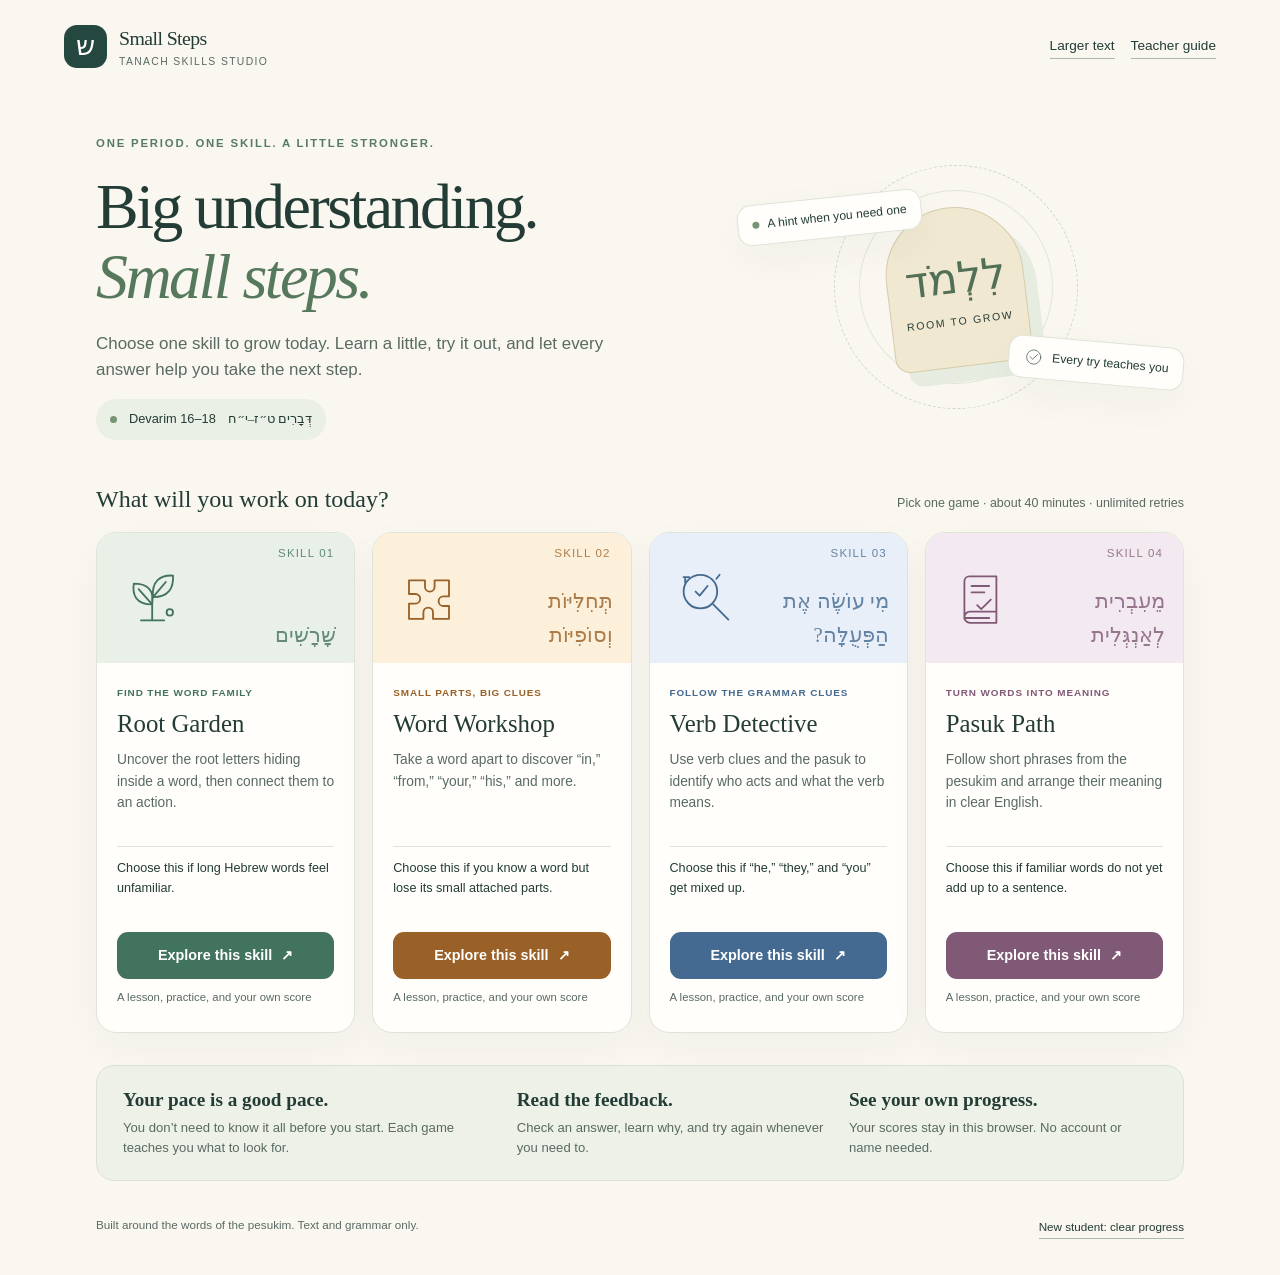
<file: terri/tanach-skills-devarim-16-18-game/index.html>
<!doctype html>
<html lang="en">
<head>
<meta charset="utf-8">
<meta name="viewport" content="width=device-width,initial-scale=1">
<meta name="theme-color" content="#24483f">
<meta name="description" content="Four independent Tanach skills games for Devarim 16–18. Lessons, immediate feedback, personal scores, and unlimited practice.">
<title>Small Steps · Tanach Skills Studio · Devarim 16–18</title>
<style>
:root{--ink:#233c35;--muted:#596a63;--paper:#f9f7f0;--card:#fffefa;--line:#dfE4d9;--accent:#42735d;--tint:#e8f0e8;--shadow:0 14px 42px #233c350a;font-family:Arial,Helvetica,sans-serif;color:var(--ink);background:var(--paper);font-size:16px;line-height:1.55}
*{box-sizing:border-box}body{margin:0}button,a{touch-action:manipulation}button{font:inherit;cursor:pointer}button:disabled{cursor:default;opacity:.5}button,a,input{outline-offset:4px}button:focus-visible,a:focus-visible,summary:focus-visible{outline:3px solid #b77a30}a{color:#315e83}button{color:var(--ink)}h1,h2,h3,p{margin-top:0}h1,h2,.serif{font-family:Georgia,'Times New Roman',serif}h1{font-size:clamp(2.6rem,5vw,4.6rem);font-weight:500;line-height:1.08;letter-spacing:-.04em}h2{font-size:2rem;line-height:1.22;font-weight:500}h3{font-size:1.15rem;line-height:1.3}p{margin-bottom:1rem}small{font-size:.83rem}.muted{color:var(--muted)}.eyebrow{text-transform:uppercase;letter-spacing:.16em;font-size:.71rem;font-weight:700}.he{font-family:'SBL Hebrew','Ezra SIL','Noto Serif Hebrew','Times New Roman',serif;direction:rtl;unicode-bidi:isolate;line-height:1.9}.heb-inline{font-family:'Times New Roman',serif;unicode-bidi:isolate;direction:rtl;font-size:1.25em}.top{max-width:1216px;margin:auto;padding:23px 32px;display:flex;justify-content:space-between;gap:16px;align-items:center}.brand{background:none;border:0;padding:0;display:flex;gap:12px;align-items:center;text-align:left}.brand-mark{width:43px;height:43px;background:#24483f;color:#fff;border-radius:13px;display:grid;place-items:center;font-family:Georgia,serif;font-size:1.7rem}.brand-name{font-family:Georgia,serif;font-size:1.24rem;letter-spacing:-.03em}.brand small{display:block;font-size:.65rem;letter-spacing:.13em;text-transform:uppercase;color:var(--muted)}.nav{display:flex;gap:16px;align-items:center}.link-btn{background:none;border:0;border-bottom:1px solid #aab8ad;padding:2px 0;font-size:.85rem}.container{max-width:1152px;padding:0 32px;margin:auto}.hero{padding:42px 0 35px;display:grid;grid-template-columns:1.3fr 1fr;gap:40px;align-items:center}.hero .eyebrow{margin-bottom:20px;color:#577a64}.hero h1{max-width:650px;margin-bottom:20px}.hero h1 em{font-weight:500;color:#56785d}.hero-copy{font-size:1.06rem;max-width:560px;color:var(--muted)}.chapter{display:inline-flex;align-items:center;gap:12px;background:#eaf0e6;padding:8px 14px;border-radius:25px;font-size:.8rem}.hero-art{height:250px;position:relative;display:flex;justify-content:center;align-items:center}.orbit{position:absolute;border:1px dashed #cdd8c7;border-radius:50%;width:244px;height:244px;transform:rotate(-15deg)}.orbit:after{content:'';position:absolute;inset:24px;border:1px solid #e2e5d9;border-radius:50%}.art-center{width:138px;height:160px;background:#f1e8d2;border:1px solid #d7cbaa;border-radius:70px 70px 15px 15px;transform:rotate(-7deg);display:flex;flex-direction:column;align-items:center;justify-content:center;box-shadow:12px 15px 0 #e6ecdf}.art-center .he{font-size:2.7rem;color:#527056;line-height:1.6}.art-center span:last-child{font-size:.66rem;letter-spacing:.16em;text-transform:uppercase}.art-badge{position:absolute;display:flex;align-items:center;gap:8px;background:var(--card);border:1px solid var(--line);border-radius:14px;padding:10px 14px;font-size:.76rem;box-shadow:var(--shadow)}.art-badge.a{left:2%;top:35px;transform:rotate(-6deg)}.art-badge.b{right:0;bottom:28px;transform:rotate(5deg)}.dot{display:inline-block;width:7px;height:7px;border-radius:50%;background:#769573}.section-row{display:flex;align-items:baseline;justify-content:space-between;gap:20px;margin:10px 0 18px}.section-row h2{margin:0;font-size:1.5rem}.small-note{font-size:.78rem;color:var(--muted)}.cards{display:grid;grid-template-columns:repeat(4,1fr);gap:17px}.skill-card{background:var(--card);border:1px solid var(--line);border-radius:20px;overflow:hidden;box-shadow:var(--shadow);display:flex;flex-direction:column;transition:transform .15s}.skill-card:hover{transform:translateY(-4px)}.card-art{height:130px;background:var(--tint);display:flex;justify-content:space-between;align-items:center;padding:24px;color:var(--accent);position:relative}.card-art svg{width:64px;height:64px;z-index:1}.card-art .number{position:absolute;right:20px;top:12px;font-size:.72rem;letter-spacing:.1em;opacity:.8}.card-art .he{font-size:1.3rem;position:absolute;right:18px;bottom:12px;opacity:.8;max-width:132px;line-height:1.6}.card-body{padding:22px 20px;display:flex;flex:1;flex-direction:column}.card-body .eyebrow{color:var(--accent);font-size:.62rem;letter-spacing:.09em;margin-bottom:8px}.card-body h3{font-family:Georgia,serif;font-weight:500;font-size:1.55rem;margin-bottom:9px}.card-body .desc{font-size:.86rem;line-height:1.55;color:var(--muted);min-height:81px}.pick{font-size:.79rem;border-top:1px solid var(--line);padding-top:12px;margin-top:auto;min-height:70px}.btn{border:1px solid transparent;background:var(--accent);color:white;padding:11px 20px;border-radius:11px;font-weight:700;font-size:.9rem;display:inline-flex;align-items:center;justify-content:center;gap:9px;text-decoration:none;min-height:46px}.btn:hover{filter:brightness(.95)}.btn.secondary{background:var(--card);color:var(--ink);border-color:#c8d2c6}.btn.quiet{background:transparent;color:var(--ink);border-color:var(--line)}.btn.full{width:100%}.card-foot{font-size:.71rem;color:var(--muted);margin:10px 0 0;min-height:21px}.how{margin:32px 0 20px;background:#eef1e7;border:1px solid #dce2d3;border-radius:18px;display:grid;grid-template-columns:1.2fr 1fr 1fr;gap:24px;padding:22px 26px}.how h3{font-family:Georgia,serif;font-size:1.2rem;margin:0 0 5px}.how p{font-size:.82rem;margin:0;color:var(--muted)}.footer{display:flex;justify-content:space-between;gap:20px;padding:15px 0 35px;color:var(--muted);font-size:.73rem}.footer button{font-size:.73rem}.notice{background:#fff1d8;border:1px solid #ead4ac;border-radius:12px;padding:12px 16px;margin-bottom:20px;font-size:.86rem}.page-head{display:flex;justify-content:space-between;align-items:center;gap:18px;margin:24px 0}.page-head h1{font-size:2.15rem;margin:0 0 4px}.page-head p{margin:0;font-size:.86rem;color:var(--muted)}.game-layout{display:grid;grid-template-columns:238px minmax(0,1fr);gap:26px;padding-bottom:40px;align-items:start}.side{border:1px solid var(--line);border-radius:18px;background:#f1f3eb;padding:21px;position:sticky;top:20px}.side .eyebrow{font-size:.65rem;margin-bottom:10px}.side h3{font-family:Georgia,serif;font-size:1.18rem;margin:0 0 8px;font-weight:500}.side .small-note{margin-bottom:18px}.route{padding:0;list-style:none;margin:20px 0}.route li{display:flex;gap:10px;align-items:center;font-size:.8rem;padding:9px 0;color:var(--muted)}.route .stepnum{border:1px solid #c8d2c6;width:25px;height:25px;display:grid;place-items:center;border-radius:50%;font-size:.7rem;flex-shrink:0}.route .current{color:var(--accent);font-weight:700}.route .current .stepnum{background:var(--accent);border-color:var(--accent);color:#fff}.route .done .stepnum{background:#dce8da;border-color:#dce8da}.side-tip{font-size:.8rem;border-top:1px solid #d6ddcf;padding-top:15px;color:var(--muted)}.time{font-variant-numeric:tabular-nums;font-size:1.16rem;font-weight:700;margin:4px 0 5px}.time small{font-weight:400;font-size:.8rem}.panel{background:var(--card);border:1px solid var(--line);border-radius:21px;padding:31px;box-shadow:var(--shadow)}.lesson-panel{min-height:420px}.lesson-panel h2{margin:16px 0}.lesson-example{padding:22px;background:var(--tint);border-radius:14px;margin:23px 0}.lesson-example .he{font-size:2rem;text-align:center;color:var(--accent);margin-bottom:10px}.lesson-example p{font-size:.9rem;text-align:center;margin:0}.lesson-dots{display:flex;gap:8px;margin-bottom:24px}.lesson-dots span{height:5px;flex:1;background:#e0e5db;border-radius:5px}.lesson-dots span.active{background:var(--accent)}.actions{display:flex;justify-content:space-between;gap:12px;align-items:center;flex-wrap:wrap;margin-top:24px}.question-top{display:flex;justify-content:space-between;gap:10px;align-items:center;font-size:.78rem;color:var(--muted);margin-bottom:16px}.pill{display:inline-block;padding:5px 10px;border-radius:20px;background:var(--tint);color:var(--accent);font-size:.72rem;font-weight:700}.source-box{background:#f6f5ee;border:1px solid #e6e7dd;border-radius:15px;padding:17px 20px;margin:18px 0 20px;text-align:center}.source-box .he{font-size:2.65rem;overflow-wrap:anywhere;color:#263f38}.source-box.long .he{font-size:2rem}.source-ref{font-size:.72rem;color:var(--muted);margin:2px 0 0}.context{font-size:1.25rem!important;margin-top:5px;color:#576b60!important}.task{font-size:1.15rem;line-height:1.5;font-weight:600;margin-bottom:17px}.choices{display:grid;grid-template-columns:1fr 1fr;gap:11px}.choice{background:#fffefb;border:1.5px solid #d9dfd4;border-radius:12px;min-height:62px;padding:13px 15px;text-align:left;display:flex;gap:10px;align-items:center;font-size:.95rem}.choice .letter{width:25px;height:25px;display:grid;place-items:center;border:1px solid #cbd5c5;border-radius:7px;font-size:.7rem;flex-shrink:0;color:var(--muted)}.choice.selected{background:var(--tint);border-color:var(--accent)}.choice.selected .letter{background:var(--accent);color:white;border-color:var(--accent)}.choice.he-choice .text{font-family:'Times New Roman',serif;font-size:1.9rem;direction:rtl;unicode-bidi:isolate;text-align:center;flex:1}.choice.correct{border-color:#4f785b;background:#eef5ed}.choice.wrong{border-color:#a96639;background:#fff2e9}.build-answer{background:#f7f7f0;border:2px dashed #c4d0bf;border-radius:13px;padding:16px;min-height:92px;display:flex;align-items:center;gap:9px;flex-wrap:wrap;margin-bottom:16px}.build-answer.rtl{direction:rtl;justify-content:center}.build-placeholder{font-size:.86rem;color:var(--muted);margin:auto}.tilebank{display:flex;gap:10px;flex-wrap:wrap;min-height:62px}.tilebank.rtl{direction:rtl;justify-content:center}.tile{background:white;border:1.5px solid #cdd7c6;border-radius:10px;box-shadow:0 3px 0 #dfe5d7;padding:10px 16px;min-height:48px;font-size:.95rem}.tile.he-tile{font-family:'Times New Roman',serif;font-size:2rem;min-width:55px;padding:4px 17px}.tile.chosen{background:var(--tint);border-color:var(--accent);box-shadow:0 3px 0 #d0dbc9}.tilebank .tile:disabled{visibility:hidden}.feedback{padding:16px 18px;border:1px solid #bdd2ba;border-radius:13px;background:#eef6eb;margin-top:20px;font-size:.93rem}.feedback p{margin:5px 0 0}.feedback.relearn{border-color:#e6c69d;background:#fff4e7}.feedback strong{display:block}.answerline{font-size:.87rem;margin:10px 0!important}.hint{background:#f3f0e5;border-radius:11px;padding:13px 15px;font-size:.87rem;margin-top:15px}.subactions{display:flex;gap:20px;margin-top:18px;align-items:center}.subactions button{font-size:.8rem}.progress-grid{display:grid;grid-template-columns:repeat(12,1fr);gap:5px;margin:14px 0 9px}.progress-cell{height:12px;border-radius:4px;background:#dfe5d9}.progress-cell.right{background:var(--accent)}.progress-cell.helped{background:#c49b60}.progress-cell.now{outline:2px solid var(--accent);outline-offset:1px}.mini-score{display:flex;justify-content:space-between;gap:10px;font-size:.72rem;color:var(--muted)}.achievement{display:grid;place-items:center;width:88px;height:88px;border-radius:50%;background:var(--tint);color:var(--accent);margin:0 auto 20px}.achievement svg{width:49px;height:49px}.center{text-align:center}.center h2{margin-bottom:12px}.stats{display:grid;grid-template-columns:repeat(3,1fr);gap:12px;margin:24px 0}.stat{background:#f1f3eb;border-radius:12px;padding:17px 12px;text-align:center}.stat b{display:block;font-size:1.6rem;color:var(--accent);font-weight:600}.stat span{font-size:.75rem;color:var(--muted)}.skill-recap{background:var(--tint);padding:19px;border-radius:14px;margin-top:22px}.skill-recap p{margin:0;font-size:.92rem}.result-list{max-height:340px;overflow:auto;border-top:1px solid var(--line);margin-top:15px}.result-item{padding:14px 0;border-bottom:1px solid var(--line);font-size:.82rem;display:grid;grid-template-columns:105px 1fr;gap:12px}.result-item .he{font-size:1.5rem}.badge{font-size:.65rem;text-transform:uppercase;letter-spacing:.05em}.divider{height:1px;background:var(--line);margin:25px 0}.plan{display:grid;grid-template-columns:repeat(5,1fr);gap:7px;margin:22px 0}.plan div{background:#f1f3eb;padding:12px 8px;border-radius:10px;text-align:center;font-size:.72rem}.plan b{display:block;font-size:.85rem}.print-only{display:none}dialog{border:1px solid #d4dcce;border-radius:22px;max-width:760px;width:calc(100% - 36px);max-height:86vh;padding:29px;background:var(--card);color:var(--ink);box-shadow:0 20px 100px #183b3440}dialog::backdrop{background:#183b3466;backdrop-filter:blur(3px)}.dialog-head{display:flex;justify-content:space-between;gap:16px;align-items:start}.close{border:1px solid var(--line);background:white;border-radius:8px;width:36px;height:36px;flex-shrink:0}.guide{font-size:.88rem}.guide h3{margin-top:25px}.guide table{border-collapse:collapse;width:100%;font-size:.78rem}.guide th,.guide td{border:1px solid #dce2d5;text-align:left;padding:10px;vertical-align:top}.guide ul{padding-left:22px}.guide .plan{font-size:.7rem}.pause-panel{min-height:400px;display:flex;flex-direction:column;align-items:center;justify-content:center}.storage-msg{font-size:.8rem;background:#fff1d8;padding:10px 20px;text-align:center}.big-text{font-size:19px}.big-text .task{font-size:1.3rem}.big-text .choice{font-size:1.08rem}.big-text .side{font-size:18px}.breakdown{font-size:.8rem;line-height:1.7}.stars{display:flex;gap:5px;justify-content:center;margin:14px 0;color:var(--accent)}.hidden{display:none!important}.screenreader{position:absolute;width:1px;height:1px;padding:0;overflow:hidden;clip:rect(0,0,0,0);white-space:nowrap;border:0}
@media(max-width:1000px){.cards{grid-template-columns:repeat(2,1fr)}.card-body .desc{min-height:45px}.card-art{height:110px}.hero-art{transform:scale(.9)}.game-layout{grid-template-columns:200px 1fr;gap:18px}.panel{padding:24px}.side{padding:17px}.hero{gap:20px}.art-badge.a{left:-10px}.art-badge.b{right:-10px}}
@media(max-width:700px){.top{padding:18px 20px}.brand small{display:none}.brand-name{font-size:1.1rem}.brand-mark{width:34px;height:36px;font-size:1.35rem}.nav{gap:12px}.nav .link-btn{font-size:.72rem}.container{padding:0 20px}.hero{grid-template-columns:1fr;padding:25px 0 24px;gap:0}.hero-art{display:none}h1{font-size:3.1rem}.hero-copy{font-size:.98rem}.cards{gap:12px}.card-body{padding:16px}.card-body h3{font-size:1.35rem}.card-art{padding:16px;height:100px}.card-art svg{width:49px}.card-art .he{font-size:.95rem;max-width:96px}.card-art .number{font-size:.61rem}.card-body .desc{min-height:100px}.pick{min-height:105px}.card-body .eyebrow{font-size:.55rem}.card-body .btn{font-size:.79rem;padding:10px}.how{grid-template-columns:1fr;padding:20px;gap:15px}.section-row{display:block}.section-row h2{margin-bottom:5px}.footer{display:block}.footer button{margin-top:12px}.game-layout{grid-template-columns:1fr}.side{position:static;padding:16px}.side .route,.side .side-tip,.side .small-note,.side .eyebrow,.side h3{display:none}.side .time{margin:0;font-size:.95rem}.side .clockrow{display:flex;justify-content:space-between;align-items:center}.side .progress-grid{margin-top:12px}.page-head{margin:18px 0}.page-head h1{font-size:1.7rem}.page-head .btn{padding:8px 12px;font-size:.76rem}.panel{padding:22px 18px;border-radius:16px}.source-box .he{font-size:2.4rem}.source-box.long .he{font-size:1.7rem}.choices{grid-template-columns:1fr}.choice{min-height:56px}.plan{grid-template-columns:repeat(3,1fr)}.stats{gap:7px}.stat{padding:13px 7px}.stat b{font-size:1.3rem}.stat span{font-size:.65rem}.guide table{font-size:.7rem}.result-item{grid-template-columns:90px 1fr}.question-top{font-size:.7rem}.lesson-example .he{font-size:1.7rem}.actions .btn{width:auto}.big-text .cards{grid-template-columns:1fr}.big-text .card-body .desc,.big-text .pick{min-height:0}}
@media(prefers-reduced-motion:reduce){*{scroll-behavior:auto!important;transition:none!important}}
@media print{body{background:white;color:#111}.top,.side,.page-head,.actions,.footer,.subactions,button,.no-print,.hero-art{display:none!important}.container{max-width:none;padding:0}.game-layout{display:block}.panel{border:0;box-shadow:none;padding:0}.print-only{display:block}.result-list{max-height:none;overflow:visible}.result-item{break-inside:avoid}.stats{break-inside:avoid}dialog{position:static;max-height:none;border:0;box-shadow:none;width:100%;padding:0}body.print-guide #app{display:none}body.print-guide dialog#guide{display:block}dialog::backdrop{background:none}a{color:#111;text-decoration:none}.guide{font-size:10pt}.guide h2{font-size:20pt}.guide th,.guide td{padding:7px}.source-box .he{font-size:23pt}}
</style>
</head>
<body>
<a class="screenreader" href="#main">Skip to the activity</a>
<header class="top"><button class="brand" data-action="home" aria-label="Small Steps home"><span class="brand-mark" aria-hidden="true">ש</span><span><span class="brand-name">Small Steps</span><small>Tanach skills studio</small></span></button><nav class="nav" aria-label="Tools"><button class="link-btn" data-action="text" aria-pressed="false" id="text-toggle">Larger text</button><button class="link-btn" data-action="guide">Teacher guide</button></nav></header>
<div id="storage-warning" class="storage-msg hidden" role="status">Progress cannot be saved in this browser. You can still play; keep this tab open.</div>
<div id="app" class="container"></div>
<dialog id="guide" aria-labelledby="guide-title"><div class="dialog-head"><h2 id="guide-title">A period of small steps</h2><button class="close" data-action="close" aria-label="Close teacher guide">×</button></div><div class="guide">
<p>Four independent games for sixth-grade Tanach learners who need explicit instruction and repeated practice. All practice is drawn from <strong>Devarim 16–18</strong>. Students choose <strong>one</strong> skill for the period.</p>
<table><thead><tr><th>Game</th><th>Skill gap</th><th>What students do</th></tr></thead><tbody><tr><td>Root Garden</td><td>Cannot locate a shoresh in a longer word</td><td>Choose roots, build them with Hebrew letter tiles, connect roots to meanings</td></tr><tr><td>Word Workshop</td><td>Misses attached prefixes and suffixes</td><td>Decode small parts, then build the word’s English meaning</td></tr><tr><td>Verb Detective</td><td>Confuses the subject with the receiver or mixes up singular and plural</td><td>Identify subjects, compare forms, choose a contextual meaning</td></tr><tr><td>Pasuk Path</td><td>Recognizes isolated words but cannot combine their meaning</td><td>Choose accurate meanings and arrange short English phrase tiles</td></tr></tbody></table>
<h3>Suggested 40-minute flow</h3><div class="plan"><div><b>5 min</b>Learn & try</div><div><b>10 min</b>Guided round</div><div><b>10 min</b>Independent round</div><div><b>10 min</b>Skill challenge</div><div><b>5 min</b>Corrections</div></div>
<p>The pacing is approximate. Every game has 36 core tasks, a short lesson and worked examples, a lesson check, a correction round, and additional 12-question practice rounds. Stronger students can continue practicing. Students who need more time can pause and resume. The timer is a guide and never ends the activity or penalizes slower reading.</p>
<h3>What to tell the class</h3><p>“Choose the skill that would help you most today. Read the mini-lesson and each explanation. Use hints whenever you need them. Work in the same game for the period, correct your tricky questions, and look at your progress. You may retry as often as you need.”</p>
<h3>Feedback and scores</h3><p>Every submitted answer receives immediate feedback and a specific explanation. After an incorrect answer, the student tries the task again before continuing. The initial score counts only the first submission on each of the 36 core tasks. A separate measure shows first-try answers without requested hints. Automatic teaching tips in the guided round are part of instruction. Corrections and extra practice do not inflate the initial score. All initially missed or hinted tasks return in the correction round; a student with none receives six confidence checks. The lesson check is unscored.</p>
<p>The three core rounds use increasing independence and reshuffled tasks and choices. Retakes may include familiar material: repetition is deliberate. Vocabulary is limited to these three perakim. This activity practices reading skills; it does not teach the full halachic scope of a pasuk.</p>
<h3>Sources and provenance</h3><p><strong>Only the biblical text and its plain translation are used. No Rashi or other commentaries are used in the lessons, hints, answers, or explanations.</strong> Source identity was checked against the institutions’ own descriptions. All game instructions, exercises, and explanations are original classroom wording; they are not quotations attributed to a rabbi.</p>
<table><thead><tr><th>Jewish source</th><th>Provenance</th><th>Use</th></tr></thead><tbody><tr><td><a href="https://mechon-mamre.org/p/pt/pt0516.htm" target="_blank" rel="noopener noreferrer">Mechon Mamre · Devarim 16</a><br><a href="https://mechon-mamre.org/p/pt/pt0517.htm" target="_blank" rel="noopener noreferrer">Devarim 17</a><br><a href="https://mechon-mamre.org/p/pt/pt0518.htm" target="_blank" rel="noopener noreferrer">Devarim 18</a></td><td>Its <a href="https://new.mechon-mamre.org/about.htm" target="_blank" rel="noopener noreferrer">About page</a> identifies its editors as observant Jewish Torah scholars in Israel, predominantly of the Baladi Yemenite tradition and students of Rav Yosef Qafih.</td><td>Hebrew text, verse locations, and plain meanings. Its Hebrew/English edition uses the Jewish Publication Society’s 1917 translation.</td></tr><tr><td><a href="https://www.chabad.org/library/bible_cdo/aid/9980/jewish/Chapter-16.htm" target="_blank" rel="noopener noreferrer">Chabad.org · Devarim 16</a><br><a href="https://www.chabad.org/library/bible_cdo/aid/9981/jewish/Chapter-17.htm" target="_blank" rel="noopener noreferrer">Devarim 17</a><br><a href="https://www.chabad.org/library/bible_cdo/aid/9982/jewish/Chapter-18.htm" target="_blank" rel="noopener noreferrer">Devarim 18</a></td><td><a href="https://www.chabad.org/library/article_cdo/aid/32807/jewish/About-Chabadorg.htm" target="_blank" rel="noopener noreferrer">Chabad.org</a> is the educational website of the Chabad-Lubavitch movement.</td><td>Biblical text and translation only, cross-checking plain contextual meanings. Commentary displayed on the source pages is excluded.</td></tr></tbody></table>
<p>Hebrew is displayed with nekudot and without cantillation marks. Practice usually uses excerpts rather than full pesukim. Grammar labels describe the forms in these pesukim; patterns are taught as clues, not universal rules. Hebrew final letter forms count as the same underlying letters. The translation tile tasks accept one specified classroom rendering; they do not judge free-written English or imply that other translations are invalid.</p>
<h3>Student access and privacy</h3><p>No names, accounts, tracking services, or teacher dashboard. Results and unfinished games remain only in the current browser on the current device when browser storage is available. They do not transfer between devices. A shared device should use “New student: clear progress” before a different student begins. Students can print their own results if desired.</p>
<h3>Putting it on your school website</h3><p>This is a complete, self-contained HTML website with no outside scripts, fonts, or required internet services. To host it, give this file to the person who manages your school website. It can be named <strong>index.html</strong> and uploaded to any static website host that runs JavaScript. Share the resulting website URL with students. Uploading a file to a document viewer alone may not run the games. Students can also download the HTML file and open it directly in a modern browser.</p>
<p>Public hosting has not been activated by this file. Test the resulting school URL on a student computer before class.</p>
<div class="actions"><button class="btn secondary" data-action="print-guide">Print teacher guide</button><button class="btn" data-action="close">Back to games</button></div>
</div></dialog>
<dialog id="confirm" aria-labelledby="confirm-title"><h2 id="confirm-title">Start fresh?</h2><p id="confirm-copy"></p><div class="actions"><button class="btn secondary" data-action="cancel-confirm">Keep my progress</button><button class="btn" id="confirm-accept" data-action="accept-confirm">Start fresh</button></div></dialog>
<div class="screenreader" role="status" aria-live="polite" id="announcement"></div>
<script>
// Hebrew and plain meanings checked against Mechon Mamre, Devarim 16–18.
// Chabad.org biblical text/translation is a Jewish cross-check. No commentaries.
// Teaching prose, exercises, and classroom renderings are original.
const ROOTS = [
 ['שָׁמוֹר','16:1','שמר','guard / observe','The three root letters ש, מ, ר are visible. Here the action is observing.'],
 ['תֹאכַל','16:3','אכל','eat','Set aside the opening ת. Keep א, כ, ל, the family of eating.'],
 ['תִּסְפָּר','16:9','ספר','count','The opening ת is added. ס, פ, ר give the action of counting here.'],
 ['וְשָׂמַחְתָּ','16:14','שמח','rejoice','Set aside וְ and תָּ to find ש, מ, ח, the family of rejoicing.'],
 ['וְזָכַרְתָּ','16:12','זכר','remember','The וְ and תָּ add information around the root ז, כ, ר.'],
 ['תִּרְדֹּף','16:20','רדף','pursue','Set aside the opening ת. ף is the final form of פ.'],
 ['וְשָׁפְטוּ','16:18','שפט','judge','The root ש, פ, ט stays inside the added וְ and ending וּ.'],
 ['וְדָרַשְׁתָּ','17:9','דרש','inquire / investigate','The opening וְ and ending תָּ surround ד, ר, ש.'],
 ['וְכָתַב','17:18','כתב','write','Set aside וְ. Keep כ, ת, ב; this ת belongs to the root.'],
 ['יִלְמַד','17:19','למד','learn','The י is added to ל, מ, ד, the root for learning.'],
 ['יִבְחַר','17:15','בחר','choose','The opening י adds verb information. Keep ב, ח, ר.'],
 ['וְדִבֶּר','18:18','דבר','speak','Set aside וְ. The root letters ד, ב, ר describe speaking.'],
 ['שָׁאַלְתָּ','18:16','שאל','ask','Set aside the תָּ ending. The א belongs to the root ש, א, ל.'],
 ['יִשְׁמָעוּ','18:14','שמע','hear / listen','The opening י and ending וּ surround ש, מ, ע.'],
 ['תִּשְׁמָעוּן','18:15','שמע','hear / listen','This longer ending does not change the root. Keep ש, מ, ע.'],
 ['וְשֵׁרֵת','18:7','שרת','serve / minister','Set aside וְ. All three letters ש, ר, ת belong to the root.'],
 ['נָתַן','16:17','נתן','give / put','The first נ and final ן are forms of the same letter.'],
 ['תִּתֶּן','18:4','נתן','give / put','A harder example: the first נ of נתן is not written separately here. Compare the familiar נָתַן in 16:17.'],
 ['וְנָתַתִּי','18:18','נתן','give / put','Here the meaning is putting words in someone’s mouth. The root is נתן; its final נ is not written separately in this form.'],
 ['תַּעֲשֶׂה','16:13','עשה','do / make','Set aside the opening ת. Keep ע, ש, ה.'],
 ['יְבָרֶכְךָ','16:15','ברך','bless','The root is ב, ר, כ. Its last letter is written ך at the end of the root. The final ךָ in the full word identifies the receiver.'],
 ['וְקָרָא','17:19','קרא','read','Set aside וְ. The letters ק, ר, א give the action of reading here.']
];
// Word, reference, prefix form/meaning, suffix form/meaning, ordered English tiles, clue.
const PARTS = [
 ['בְּחַגֶּךָ','16:14','בְּ','in','ךָ','your',['in','your','festival'],'בְּ adds “in”; ךָ adds “your.” The noun means festival.'],
 ['שְׁעָרֶיךָ','16:18','','','ךָ','your',['your','gates'],'The ending identifies whose gates. The noun itself is plural.'],
 ['בִּשְׁעָרֶיךָ','16:14','בִּ','in','ךָ','your',['in','your','gates'],'בִּ is a form of the prefix “in.” The ending means “your.”'],
 ['הָעָם','16:18','הָ','the','','',['the','people'],'The opening הָ adds “the” to עָם, people.'],
 ['הַשֹּׁחַד','16:19','הַ','the','','',['the','bribe'],'The opening הַ adds “the.” שֹׁחַד means a bribe.'],
 ['מִקִּרְבֶּךָ','17:7','מִ','from','ךָ','your',['from','your','midst'],'מִ adds “from”; ךָ identifies “your.” קֶרֶב gives the idea of midst or inside.'],
 ['בַבֹּקֶר','16:7','בַ','in the','','',['in','the','morning'],'Here the prefix combines “in” and “the.” בֹּקֶר means morning.'],
 ['שְׁמוֹ','16:6','','','וֹ','his / its',['His','name'],'The וֹ ending marks “his” or “its.” Here the Name belongs to Hashem.'],
 ['יָדוֹ','16:17','','','וֹ','his / its',['his','hand'],'The וֹ ending identifies whose hand: his.'],
 ['לְךָ','16:18','לְ','for','ךָ','you (one person)',['for','you (one person)'],'After this preposition, ךָ means “you,” one person, rather than the possessive word “your.”'],
 ['לוֹ','18:4','לְ','to','וֹ','him',['to','him'],'Here לְ plus the pronoun ending forms לוֹ, “to him.”'],
 ['לַכֹּהֵן','18:3','לַ','to the','','',['to','the','kohen'],'Here לַ includes “to” and “the.” כֹּהֵן means a kohen, a priest.'],
 ['מֵאַחֶיךָ','18:15','מֵ','from','ךָ','your',['from','your','brothers'],'מֵ is a form of “from.” The ending identifies whose brothers.'],
 ['בְּפִיו','18:18','בְּ','in','ו','his / its',['in','his','mouth'],'The prefix adds “in,” and the ending identifies whose mouth: his. The noun’s form changes when an ending is attached.'],
 ['דְבָרַי','18:18','','','ַי','my',['My','words'],'The ending ַי means “my” on this plural noun. In this pasuk Hashem is speaking.'],
 ['לָהֶם','18:18','לָ','for','הֶם','them',['for','them'],'The opening gives “for,” and הֶם identifies a group: them.'],
 ['תְּבוּאָתְךָ','16:15','','','ךָ','your',['your','produce'],'The ending means “your.” The noun here refers to produce or a crop.'],
 ['וּבִנְךָ','16:14','וּ','and','ךָ','your',['and','your','son'],'וּ is a form of the connecting ו, “and.” The ending means “your.”'],
 ['וּבִתֶּךָ','16:14','וּ','and','ךָ','your',['and','your','daughter'],'Keep both additions: וּ means “and”; ךָ means “your.”'],
 ['מִגָּרְנְךָ','16:13','מִ','from','ךָ','your',['from','your','threshing floor'],'מִ adds “from,” and ךָ adds “your.” A threshing floor is where grain is separated from its stalks.'],
 ['הַשֹּׁפֵט','17:9','הַ','the','','',['the','judge'],'The opening הַ adds “the” to שֹׁפֵט, judge.'],
 ['לִשְׁבָטֶיךָ','16:18','לִ','for','ךָ','your',['for','your','tribes'],'לִ is a form of the prefix “for.” The ending identifies whose tribes.']
];
// Verb, reference, subject, meaning of the displayed context, clue, source context.
const VERBS = [
 ['תֹאכַל','16:3','you (one person)','you must not eat','This verb addresses one person. לֹא makes the displayed phrase a prohibition.','לֹא תֹאכַל'],
 ['תִּסְפָּר','16:9','you (one person)','you shall count','The verb addresses one person who is to count. The opening ת is a clue in this context.','תִּסְפָּר'],
 ['וְשָׂמַחְתָּ','16:14','you (one person)','and you shall rejoice','The תָּ ending identifies one “you.” The וְ connects this action to the instructions around it.','וְשָׂמַחְתָּ'],
 ['וְשָׁפְטוּ','16:18','they','and they shall judge','The judges and officers named in this pasuk are the ones who judge. The ending וּ refers to that group.','וְשָׁפְטוּ'],
 ['תִּרְדֹּף','16:20','you (one person)','you shall pursue','The Torah addresses one “you.” The action is pursuing justice.','תִּרְדֹּף'],
 ['יִבְחַר','17:15','he','he will choose','The full pasuk names Hashem as the one choosing. The י opening fits the subject here.','יִבְחַר'],
 ['וְהִגִּידוּ','17:9','they','and they shall tell you','“They” do the telling; “you” receive what they tell. The full pasuk names the kohanim and the judge.','וְהִגִּידוּ לְךָ'],
 ['וְכָתַב','17:18','he','and he shall write','The king discussed in this pasuk is the one who is to write. The subject is “he.”','וְכָתַב'],
 ['וְקָרָא','17:19','he','and he shall read','The king is still the subject. The action here is reading.','וְקָרָא'],
 ['יִלְמַד','17:19','he','so that he may learn','לְמַעַן introduces a purpose. The king is the one who is to learn.','לְמַעַן יִלְמַד'],
 ['יֹאכֵלוּ','18:8','they','they shall eat','The י ... וּ pattern here identifies “they.” The pasuk discusses the people who share the portions.','יֹאכֵלוּ'],
 ['תִּשְׁמָעוּן','18:15','you (a group)','you shall listen','The ת opening and longer וּן ending here address a group. The ending does not make the subject “he.”','תִּשְׁמָעוּן'],
 ['שָׁאַלְתָּ','18:16','you (one person)','you asked','The תָּ ending identifies one “you.” The pasuk refers back to what was asked at Chorev.','שָׁאַלְתָּ'],
 ['אָקִים','18:18','I','I will raise up','Hashem is the speaker in this quotation. The א opening here identifies “I.”','אָקִים'],
 ['וְנָתַתִּי','18:18','I','and I will put','The תִּי ending identifies “I.” In this statement, the speaker is describing what He will put in the prophet’s mouth.','וְנָתַתִּי'],
 ['וְדִבֶּר','18:18','he','and he shall speak','The prophet is the one who will speak. Hashem is the speaker of the larger quotation, but not the subject of this verb.','וְדִבֶּר'],
 ['אֶרְאֶה','18:16','I','I will not see again','The א opening here identifies “I.” לֹא adds “not,” and עוֹד adds “again.”','לֹא אֶרְאֶה עוֹד'],
 ['יִשְׁמְעוּ','17:13','they','they shall hear','The pasuk names כָל־הָעָם, all the people. The plural verb treats them as a group of people.','יִשְׁמְעוּ'],
 ['וְזָכַרְתָּ','16:12','you (one person)','and you shall remember','The תָּ ending identifies one “you.” Here the pasuk gives an instruction to remember.','וְזָכַרְתָּ'],
 ['הָיִיתָ','16:12','you (one person)','you were','This verb addresses one “you.” The reference to Egypt places the action in the past.','הָיִיתָ']
];
// Exact Hebrew excerpts; one specified classroom rendering, three incorrect meanings, clue.
const PHRASES = [
 ['לֹא תַעֲשֶׂה מְלָאכָה','16:8',['You must not','do','work'],['You must do work','They must not eat','Your work must not speak'],'Start with לֹא. Keep the negative in English. מְלָאכָה means work.'],
 ['שִׁבְעָה שָׁבֻעֹת תִּסְפָּר־לָךְ','16:9',['You shall count','seven weeks','for yourself'],['You shall count seven days for yourself','They shall count six weeks for you','You must not count the weeks'],'שָׁבֻעֹת means weeks, not days. The verb addresses “you,” and לָךְ refers to that same person.'],
 ['וְזָכַרְתָּ כִּי־עֶבֶד הָיִיתָ בְּמִצְרָיִם','16:12',['And you shall remember','that you were a slave','in Egypt'],['And you shall forget that you were a slave in Egypt','And he shall remember that you will be a king','And you shall remember that they were in your land'],'כִּי here introduces “that.” הָיִיתָ means “you were,” referring to the past.'],
 ['חַג הַסֻּכֹּת תַּעֲשֶׂה לְךָ שִׁבְעַת יָמִים','16:13',['You shall observe','the Festival of Sukkot','for yourself','for seven days'],['You shall observe the Festival of Sukkot for seven years','They shall count seven festivals','You must not observe the festival'],'חַג הַסֻּכֹּת names the festival. שִׁבְעַת יָמִים tells its length: seven days.'],
 ['וְשָׂמַחְתָּ בְּחַגֶּךָ','16:14',['And you shall rejoice','in','your festival'],['And you shall be sad in your festival','And they shall rejoice in his festival','And you shall count your festivals'],'The action is rejoicing. בְּ adds “in,” and ךָ adds “your.”'],
 ['וְהָיִיתָ אַךְ שָׂמֵחַ','16:15',['And you shall be','altogether','joyful'],['And you shall never be joyful','And they were only sad','And your festival shall end'],'שָׂמֵחַ means joyful. This rendering uses “altogether” for אַךְ in this phrase.'],
 ['וְשָׁפְטוּ אֶת־הָעָם מִשְׁפַּט־צֶדֶק','16:18',['And they shall judge','the people','with righteous judgment'],['And the people shall judge them unfairly','And you shall judge only one person','And they shall count the people'],'The judges do the action; הָעָם receives it. אֶת marks the object without needing a separate English word.'],
 ['צֶדֶק צֶדֶק תִּרְדֹּף','16:20',['Justice, justice,','you shall','pursue'],['Injustice, injustice, you shall pursue','Justice, justice, they shall forget','Justice shall pursue the king'],'צֶדֶק is repeated in the Hebrew. Keep that repetition and identify “you” as the one who pursues.'],
 ['וְדָרַשְׁתָּ וְהִגִּידוּ לְךָ','17:9',['And you shall inquire,','and they shall tell','you'],['And they shall inquire and you shall tell them','And you shall inquire and tell yourself','And they shall not tell you anything'],'Notice the change of subject: “you” inquire, and “they” tell. לְךָ identifies the receiver.'],
 ['לֹא תָסוּר','17:11',['You','must not','turn aside'],['You must turn aside','They must not return','He will write for you'],'לֹא keeps the phrase negative. תָסוּר addresses “you” here.'],
 ['וְכָל־הָעָם יִשְׁמְעוּ וְיִרָאוּ','17:13',['And all the people','shall hear','and fear'],['And only the king shall hear and fear','And all the people shall neither hear nor fear','And you shall write for all the people'],'כָל־הָעָם is the subject of both actions. יִרָאוּ here means fear.'],
 ['וְאָמַרְתָּ אָשִׂימָה עָלַי מֶלֶךְ','17:14',['And you shall say,','I will set','a king','over me'],['And you shall say, he will set a king over them','And the king shall say, you must leave','And you shall say, I will remove every king'],'The first verb addresses “you.” The words being said then use “I” and “over me.”'],
 ['לֹא־יַרְבֶּה־לּוֹ סוּסִים','17:16',['He must not multiply','horses','for himself'],['He must multiply horses for himself','You must not eat a horse','The horses must not judge him'],'The pasuk is discussing the king. סוּסִים means horses; לוֹ refers back to him.'],
 ['וְכָתַב לוֹ','17:18',['And he shall','write','for himself'],['And you shall write for them','And he shall not write','And they shall read to him'],'The king does the writing. Here לוֹ refers to the same person, so we render it “for himself.”'],
 ['וְקָרָא בוֹ כָּל־יְמֵי חַיָּיו','17:19',['And he shall read','in it','all the days of his life'],['And they shall read in it once a year','And he shall write in it for seven days','And he shall never read in it'],'The king remains the subject. בוֹ refers to the written text, and חַיָּיו means “his life.”'],
 ['הוּא וּבָנָיו בְּקֶרֶב יִשְׂרָאֵל','17:20',['he','and his sons','in the midst of Israel'],['he and your sons outside Israel','you and your daughters in Egypt','they and their judges in every land'],'הוּא means he. בָנָיו means his sons, and בְּקֶרֶב means in the midst of.'],
 ['תִּתֶּן־לוֹ','18:4',['You shall','give','to him'],['He shall give to you','You must not give to him','They shall give to themselves'],'Keep track of the giver and receiver: “you” give, and לוֹ means “to him.”'],
 ['הוּא וּבָנָיו כָּל־הַיָּמִים','18:5',['he','and his sons','all the days'],['he and your sons for one day','they and their daughters for seven days','only you, without your sons'],'הוּא means he, וּ adds and, and בָנָיו means his sons. כָּל־הַיָּמִים means all the days.'],
 ['חֵלֶק כְּחֵלֶק יֹאכֵלוּ','18:8',['They shall eat','equal','portions'],['They shall not eat any portion','You shall eat a larger portion than everyone else','The portion shall eat the people'],'חֵלֶק is a portion. כְּחֵלֶק compares one portion with another; this rendering expresses equal portions. יֹאכֵלוּ means “they shall eat.”'],
 ['אֵלָיו תִּשְׁמָעוּן','18:15',['To him','you shall','listen'],['To you he shall listen','To them I shall speak','You must not listen to him'],'אֵלָיו means “to him.” תִּשְׁמָעוּן addresses “you” as a group.'],
 ['לֹא־אֶרְאֶה עוֹד','18:16',['I','will not see','again'],['I will see again','You will not see again','They will not speak again'],'The opening א in this verb identifies “I.” לֹא gives not, and עוֹד gives again.'],
 ['וְנָתַתִּי דְבָרַי בְּפִיו','18:18',['And I shall put','My words','in his mouth'],['And he shall put his words in My mouth','And I shall put your words in their hands','And they shall take My words away'],'Hashem is speaking. The תִּי ending identifies “I,” ַי identifies “My,” and the ending of בְּפִיו identifies “his.”'],
 ['וְדִבֶּר אֲלֵיהֶם','18:18',['And he','shall speak','to them'],['And they shall speak to him','And I shall not speak','And you shall write for them'],'The prophet is the one who speaks. אֲלֵיהֶם identifies the listeners: to them.'],
 ['אֵיכָה נֵדַע אֶת־הַדָּבָר','18:21',['How','will we know','the word'],['How will he know the king','Why must you forget the word','How will we write in the book'],'אֵיכָה means how. נֵדַע means “we will know.” אֶת marks the object, הַדָּבָר.']
];

const MODULES = {
 roots:{name:'Root Garden',skill:'Find the shoresh',he:'שָׁרָשִׁים',color:'#42735d',light:'#e8f0e8',icon:'leaf',tag:'Find the word family',description:'Uncover the root letters hiding inside a word, then connect them to an action.',pick:'Choose this if long Hebrew words feel unfamiliar.',reward:'seeds',lessons:[
  ['A root is a word’s family','A shoresh is the core of a word family. In this game we work with three-letter roots. Different beginnings, endings, and vowels can surround the same root.','שָׁמוֹר ← שמר → וְשָׁמַרְתָּ','These words from 16:1 and 16:12 belong to שמר, the family of guarding or observing.'],
  ['Look inside the whole word','Read the whole word first. Look for a familiar action and keep the root letters in their original order. Do not remove a letter just because it can sometimes be added to another word.','וְכָתַב ← כתב','Set aside וְ. The ת stays: it is the middle letter of the root כתב, write.'],
  ['Letter shapes can change','A final letter is still the same letter: כ/ך, מ/ם, נ/ן, פ/ף, צ/ץ. Sometimes a root letter is hidden. These harder words come with a specific clue.','נָתַן · תִּתֶּן ← נתן','Compare נָתַן in 16:17 with תִּתֶּן in 18:4. The root is נתן, even when a נ is hidden.'],
  ['Your garden grows through practice','First choose roots, then build them with letter tiles and match meanings. Read each explanation, even after a correct answer. A mistake is a chance to grow.','יִבְחַר ← בחר','The root בחר gives the action of choosing in 17:15.']
 ],check:{he:'תִּסְפָּר',prompt:'Which shoresh is hiding inside this word from 16:9?',options:['ספר','שמר','כתב'],answer:'ספר',explain:'Set aside the opening ת. Keep ס, פ, ר: count.'}},
 parts:{name:'Word Workshop',skill:'Decode prefixes & suffixes',he:'תְּחִלִּיּוֹת וְסוֹפִיּוֹת',color:'#996127',light:'#fcf0da',icon:'pieces',tag:'Small parts, big clues',description:'Take a word apart to discover “in,” “from,” “your,” “his,” and more.',pick:'Choose this if you know a word but lose its small attached parts.',reward:'pieces',lessons:[
  ['A small beginning adds meaning','A prefix is attached to the beginning of a word. Common examples: וְ / וּ = and, הַ = the, בְּ = in, לְ = to or for, מִ / מֵ = from. Vowels and meanings can change with context.','הַשֹּׁחַד = הַ + שֹׁחַד','The bribe. The small הַ adds “the” in 16:19.'],
  ['An ending tells you whose—or whom','On nouns in these examples, ךָ means your, וֹ means his or its, and ַי means my. After a preposition, an ending can mean you, him, or them instead of showing possession.','יָדוֹ = יָד + וֹ','His hand, in 16:17. Compare לוֹ in 18:4: to him.'],
  ['One word can hold several clues','Use all the pieces. בְּחַגֶּךָ gives us “in,” “festival,” and “your.” Put those pieces into natural English: in your festival.','בְּחַגֶּךָ → in your festival','English puts “your” before the noun; Hebrew attaches the suffix at the end.'],
  ['Read the context, too','Sometimes a prefix also includes “the.” In בַבֹּקֶר, the beginning gives “in the,” and the noun gives “morning.” Check the beginning, find the noun, and check the ending.','בַבֹּקֶר → in the morning','You will decode small parts and then build complete meanings.']
 ],check:{he:'בְּחַגֶּךָ',prompt:'What does the ending ךָ add here, in 16:14?',options:['your','my','his / its'],answer:'your',explain:'The ending ךָ means “your,” so בְּחַגֶּךָ is “in your festival.”'}},
 verbs:{name:'Verb Detective',skill:'Find who does the action',he:'מִי עוֹשֶׂה אֶת הַפְּעֻלָּה?',color:'#446a91',light:'#e9eff8',icon:'search',tag:'Follow the grammar clues',description:'Use verb clues and the pasuk to identify who acts and what the verb means.',pick:'Choose this if “he,” “they,” and “you” get mixed up.',reward:'clues',lessons:[
  ['Ask: who is doing it?','A verb describes an action. Its letters and vowels can help identify the subject: I, he, they, one “you,” or a group of “you.” Use the pasuk as well as the pattern.','תֹּאכַל · יֹאכֵלוּ','In 16:8, “you” eat; in 18:8, “they” eat. Read the whole verb.'],
  ['Collect clues, not absolute rules','In our examples, י ... וּ in יֹאכֵלוּ points to “they.” תִּשְׁמָעוּן has a longer וּן ending and addresses a group of “you.” The same letters can have other jobs elsewhere.','תִּשְׁמָעוּן → you shall listen','In 18:15, the opening and ending work together to identify a group being addressed.'],
  ['Subject and receiver are different','In “He will bless you,” he does the blessing and you receive it. An ending can name the receiver without changing who does the action.','יְבָרֶכְךָ → He will bless you','In 16:15, Hashem is the subject. The ךָ refers to the person receiving the blessing.'],
  ['Read time and instruction in context','Do not automatically translate every תָּ ending as past. וְזָכַרְתָּ in 16:12 is an instruction to remember, while הָיִיתָ describes the past. לֹא adds “not.”','וְזָכַרְתָּ · הָיִיתָ','And you shall remember … you were. Grammatical forms refer to the subjects in the pesukim.']
 ],check:{he:'יֹאכֵלוּ',prompt:'In Devarim 18:8, who does this action?',options:['they','you (one person)','I'],answer:'they',explain:'The י ... וּ pattern here refers to a group: they shall eat.'}},
 translation:{name:'Pasuk Path',skill:'Build meaning in English',he:'מֵעִבְרִית לְאַנְגְּלִית',color:'#805976',light:'#f3eaf1',icon:'path',tag:'Turn words into meaning',description:'Follow short phrases from the pesukim and arrange their meaning in clear English.',pick:'Choose this if familiar words do not yet add up to a sentence.',reward:'steps',lessons:[
  ['Read a short phrase at a time','Start with a manageable group of words. Look for an action, who does it, and what receives it. Use the rest of the pasuk when a pronoun needs context.','לֹא תַעֲשֶׂה','You must not do. Notice the action and the negative in 16:8.'],
  ['Keep the small words','לֹא means not. לוֹ can mean to him or for him. כִּי can mean for, because, that, or when; choose a meaning from the sentence rather than one fixed English equivalent.','תִּתֶּן־לוֹ','You shall give to him. Keep the recipient in your English for 18:4.'],
  ['English can change the order','English does not always follow Hebrew word order. In 16:20 the word justice comes before the action. English can also begin “You shall pursue.” אֶת often marks an object without its own English word.','צֶדֶק צֶדֶק תִּרְדֹּף','Justice, justice, you shall pursue. Keep the repeated word when you translate.'],
  ['Build one clear classroom translation','Choose a meaning, then arrange English phrase tiles. The tiles offer one clear rendering; other translations can also be valid. We grade the tile task, not every possible English wording.','וְשָׁפְטוּ אֶת־הָעָם מִשְׁפַּט־צֶדֶק','And they shall judge the people with righteous judgment. Check who, action, negatives, and small attached parts.']
 ],check:{he:'לֹא תַעֲשֶׂה',prompt:'Which meaning keeps both “you” and “not” in 16:8?',options:['You must not do','You must do','He must not do'],answer:'You must not do',explain:'The verb addresses “you” here, and לֹא keeps the phrase negative.'}}
};

const uniq = a=>[...new Set(a)];
const shuffle = a=>{a=[...a];for(let i=a.length-1;i>0;i--){const j=Math.floor(Math.random()*(i+1));[a[i],a[j]]=[a[j],a[i]];}return a;};
const distract = (answer, all, n=3)=>[answer,...shuffle(uniq(all).filter(x=>x!==answer)).slice(0,n)];
const BANKS={roots:[],parts:[],verbs:[],translation:[]};
ROOTS.forEach(([he,ref,root,meaning,clue],i)=>{
 const base={he,ref,hint:clue,explain:`The shoresh of ${he} is ${root}: ${meaning}. ${clue}`};
 BANKS.roots.push({...base,id:`r${i}a`,kind:'choice',level:i<12?0:1,task:'Choose the shoresh. Keep the root letters in order.',answer:root,options:distract(root,ROOTS.map(x=>x[2])),heOptions:true});
 BANKS.roots.push({...base,id:`r${i}b`,kind:'build',level:i<12?1:2,task:'Plant the three root letters. Tap them in Hebrew reading order.',answer:[...root],tiles:shuffle([...root,...shuffle(['ת','י','ו','מ','ה'].filter(c=>!root.includes(c))).slice(0,2)]),rtl:true});
 BANKS.roots.push({...base,id:`r${i}c`,kind:'choice',level:i<12?1:2,task:`This word belongs to ${root}. What action does that root express here?`,answer:meaning,options:distract(meaning,ROOTS.map(x=>x[3]))});
});
PARTS.forEach(([he,ref,prefix,pm,suffix,sm,tiles,clue],i)=>{
 const base={he,ref,hint:clue,explain:`${he} → ${tiles.join(' ')}. ${clue}`};
 if(prefix)BANKS.parts.push({...base,id:`p${i}a`,kind:'choice',level:0,task:`What does the opening ${prefix} add in this word?`,answer:pm,options:distract(pm,['in','to','from','and','the','and the','in the','to the','for'])});
 if(suffix)BANKS.parts.push({...base,id:`p${i}b`,kind:'choice',level:1,task:`What does the ending ${suffix} add in this word?`,answer:sm,options:distract(sm,['your','their','his / its','him','you (plural)','you (one person)','my','them'])});
 BANKS.parts.push({...base,id:`p${i}c`,kind:'build',level:2,task:'Use every meaning tile to decode this word in natural English.',answer:tiles,tiles:shuffle(tiles)});
});
const WHO=['you (one person)','you (a group)','he','they','I'];
VERBS.forEach(([he,ref,subject,translation,clue,context],i)=>{
 const base={he,ref,context,hint:clue,explain:`In this pasuk: ${context} → ${translation}. Subject: ${subject}. ${clue}`};
 BANKS.verbs.push({...base,id:`v${i}a`,kind:'choice',level:0,task:'Who is the subject—the one doing the action?',answer:subject,options:distract(subject,WHO)});
 BANKS.verbs.push({...base,id:`v${i}b`,kind:'choice',level:1,task:'Which meaning fits the displayed phrase in this pasuk?',answer:translation,options:distract(translation,VERBS.map(x=>x[3]))});
 const count=subject==='you (a group)'||subject==='they'?'more than one':'one';
 BANKS.verbs.push({...base,id:`v${i}c`,kind:'choice',level:2,task:'Case file: identify BOTH the subject and the number of people doing the action.',answer:`${subject} · ${count}`,options:distract(`${subject} · ${count}`,WHO.map(s=>`${s} · ${s==='they'||s==='you (a group)'?'more than one':'one'}`))});
});
PHRASES.forEach(([he,ref,tiles,wrong,clue],i)=>{
 const english=tiles.join(' '),base={he,ref,hint:clue,explain:`One clear rendering: “${english}.” ${clue}`,gloss:english};
 BANKS.translation.push({...base,id:`t${i}a`,kind:'choice',level:0,task:'Which English meaning fits this whole phrase?',answer:english,options:[english,...wrong]});
 BANKS.translation.push({...base,id:`t${i}b`,kind:'build',level:1,task:'Build the classroom translation. Tap the phrase tiles in English order.',answer:tiles,tiles:shuffle(tiles)});
 BANKS.translation.push({...base,id:`t${i}c`,kind:'choice',level:2,task:'Translation checkpoint: keep the subject, negatives, and small words. Choose the accurate meaning.',answer:english,options:[english,...wrong]});
});
function makeDeck(key){
 // Three rounds with increasing independence. Every run contains 36 distinct tasks.
 const bank=BANKS[key];let used=new Set();return [0,1,2].flatMap(level=>{
  let pool=shuffle(bank.filter(q=>q.level===level&&!used.has(q.id)));
  if(pool.length<12)pool.push(...shuffle(bank.filter(q=>!used.has(q.id)&&!pool.some(p=>p.id===q.id))));
  return pool.slice(0,12).map(q=>{used.add(q.id);return q.id;});
 });
}


'use strict';
const STORE_KEY='smallsteps-devarim16-18-text-v1';
const KEYS=Object.keys(MODULES);
const LOOKUPS=Object.fromEntries(KEYS.map(k=>[k,Object.fromEntries(BANKS[k].map(q=>[q.id,q]))]));
const h=s=>String(s??'').replace(/[&<>"']/g,c=>({'&':'&amp;','<':'&lt;','>':'&gt;','"':'&quot;',"'":'&#39;'}[c]));
const btn=(label,action,extra='',cls='')=>`<button class="btn ${cls}" data-action="${action}" ${extra}>${label}</button>`;
const icon=name=>`<svg viewBox="0 0 80 80" fill="none" stroke="currentColor" stroke-width="2.3" stroke-linecap="round" stroke-linejoin="round" aria-hidden="true">${{
 leaf:'<path d="M39 67V37M39 48C18 48 14 35 16 22c16 0 26 7 23 26ZM40 39C38 19 49 11 65 12c1 16-6 27-25 27Z"/><path d="m22 29 17 19m17-28L40 39M25 68h29"/><circle cx="61" cy="58" r="4"/>',
 pieces:'<path d="M15 18h20v8a6 6 0 1 0 12 0v-8h18v20h-7a6 6 0 1 0 0 12h7v16H45v-8a6 6 0 1 0-12 0v8H15V47h8a6 6 0 1 0 0-12h-8Z"/>',
 search:'<circle cx="33" cy="32" r="21"/><path d="m49 48 19 19m-41-35 5 5 10-12"/><path d="M19 14h-7m2 7v-7m39 2 4-5"/>',
 path:'<path d="M18 66V19a6 6 0 0 1 6-6h34v44H25a7 7 0 0 0 0 14h33V57M18 65h31M27 25h22M27 33h16"/><path d="m34 49 5 5 12-12"/>',
 star:'<path d="m40 12 9 18 20 3-14 14 3 20-18-9-18 9 3-20-14-14 20-3Z"/>',
 check:'<circle cx="40" cy="40" r="27"/><path d="m27 40 9 9 18-20"/>'
}[name]||''}</svg>`;
let storageOkay=true;
function emptyState(){return {version:1,runs:{},history:{},large:false};}
function readState(){
 try{
  const raw=localStorage.getItem(STORE_KEY);if(!raw)return emptyState();const parsed=JSON.parse(raw);
  if(parsed.version!==1||!parsed.runs||!parsed.history)return emptyState();
  for(const key of KEYS){const r=parsed.runs[key];if(r&&(!Array.isArray(r.deck)||r.deck.length!==36||!r.deck.every(id=>LOOKUPS[key][id])||!r.responses||!Number.isInteger(r.index)||r.index<0||r.index>36)){delete parsed.runs[key];}}
  return parsed;
 }catch(e){storageOkay=false;return emptyState();}
}
let state=readState();
let ui={key:null,lessonCheck:null,lessonChoice:null,confirm:null};
const app=document.getElementById('app');
function save(){try{localStorage.setItem(STORE_KEY,JSON.stringify(state));}catch(e){storageOkay=false;}document.getElementById('storage-warning').classList.toggle('hidden',storageOkay);}
function currentRun(){return ui.key?state.runs[ui.key]:null;}
function announce(s){document.getElementById('announcement').textContent=s;}
function fmt(s){s=Math.floor(s||0);return `${Math.floor(s/60)}:${String(s%60).padStart(2,'0')}`;}
function freshRun(key){return {deck:makeDeck(key),index:0,status:'welcome',lesson:0,responses:{},orders:{},selection:null,feedback:null,seconds:0,paused:false,review:null,extra:null,recorded:false,started:Date.now()};}
function openModule(key){
 if(!MODULES[key])return;ui.key=key;ui.lessonChoice=null;ui.lessonCheck=null;
 if(!state.runs[key])state.runs[key]=freshRun(key);
 location.hash=key;save();render(true);
}
function goHome(){ui.key=null;history.replaceState(null,'',location.pathname+location.search);save();render(true);}
function showConfirm(copy,callback){ui.confirm=callback;document.getElementById('confirm-copy').textContent=copy;document.getElementById('confirm').showModal();}
function startOver(key){showConfirm('This starts a new attempt for this game. Your completed scores will stay in this browser.',()=>{state.runs[key]=freshRun(key);openModule(key);});}
function allCore(r){return r.deck.map(id=>r.responses[id]).filter(Boolean);}
function summary(r){const a=allCore(r),first=a.filter(x=>x.first!==null),correct=first.filter(x=>x.first).length,independent=first.filter(x=>x.first&&!x.hint).length;return {attempted:first.length,correct,independent,hints:first.filter(x=>x.hint).length,percent:Math.round(correct/36*100)};}
function activeQuestion(){
 const r=currentRun();if(!r)return null;let id;
 if(r.status==='review')id=r.review.ids[r.review.index];
 else if(r.status==='extra')id=r.extra.ids[r.extra.index];
 else id=r.deck[r.index];
 return LOOKUPS[ui.key][id];
}
function responseFor(q){
 const r=currentRun();let responses=r.responses;
 if(r.status==='review')responses=r.review.responses;
 if(r.status==='extra')responses=r.extra.responses;
 if(!responses[q.id])responses[q.id]={first:null,tries:0,hint:false,solved:false};
 return responses[q.id];
}
function orderFor(q){const r=currentRun();if(!r.orders[q.id])r.orders[q.id]=shuffle(q.kind==='choice'?q.options:q.tiles);return r.orders[q.id];}
function scoreText(r){const s=summary(r);return s.attempted?`${s.correct}/${s.attempted} first checks correct`:'Your first-try score will appear here.';}
function render(focus=false){
 const m=ui.key?MODULES[ui.key]:null,r=currentRun();
 document.documentElement.style.setProperty('--accent',m?m.color:'#42735d');document.documentElement.style.setProperty('--tint',m?m.light:'#e8f0e8');
 document.body.classList.toggle('big-text',!!state.large);document.getElementById('text-toggle').setAttribute('aria-pressed',String(!!state.large));
 document.getElementById('text-toggle').textContent=state.large?'Standard text':'Larger text';
 document.getElementById('storage-warning').classList.toggle('hidden',storageOkay);
 if(!r){app.innerHTML=homeHTML();}
 else{
  const content=r.paused?pauseHTML():({welcome:welcomeHTML,lesson:lessonHTML,'lesson-check':lessonCheckHTML,question:questionHTML,round:roundHTML,'review-intro':reviewIntroHTML,review:questionHTML,results:resultsHTML,extra:questionHTML,'extra-summary':extraSummaryHTML}[r.status]||welcomeHTML)();
  app.innerHTML=`<div class="page-head"><div><h1>${h(m.name)}</h1><p>${h(m.skill)} · Devarim 16–18</p></div>${btn('← All games','home','','quiet')}</div><main id="main" class="game-layout" tabindex="-1">${sideHTML()}<div>${r.seconds>=2400?'<div class="notice" role="status">You have reached the 40-minute guide. Finish your current task, check your progress, and follow your teacher’s directions. You can keep practicing or come back later.</div>':''}${content}</div></main>`;
 }
 if(focus){const target=document.querySelector('#main h2,#main h1,#main');if(target){target.setAttribute('tabindex','-1');target.focus({preventScroll:true});}window.scrollTo({top:0,behavior:'instant'});}
}
function homeHTML(){return `<main id="main" tabindex="-1"><section class="hero"><div><p class="eyebrow">One period. One skill. A little stronger.</p><h1>Big understanding.<br><em>Small steps.</em></h1><p class="hero-copy">Choose one skill to grow today. Learn a little, try it out, and let every answer help you take the next step.</p><span class="chapter"><span class="dot"></span> Devarim 16–18 <span class="he" lang="he">דְּבָרִים ט״ז–י״ח</span></span></div><div class="hero-art" aria-hidden="true"><div class="orbit"></div><div class="art-center"><span class="he">לִלְמֹד</span><span>room to grow</span></div><div class="art-badge a"><span class="dot"></span> A hint when you need one</div><div class="art-badge b">${icon('check').replace('<svg','<svg style="width:21px;height:21px"')} Every try teaches you</div></div></section><div class="section-row"><h2>What will you work on today?</h2><span class="small-note">Pick one game · about 40 minutes · unlimited retries</span></div><section class="cards" aria-label="Choose a skill">${KEYS.map((k,i)=>{
 const m=MODULES[k],r=state.runs[k],hist=state.history[k]||[],best=hist.length?Math.max(...hist.map(x=>x.correct)):null;
 let label=!r||r.status==='welcome'?'Explore this skill':r.status==='results'?'See my results':'Continue my game';
 let detail=r&&r.status!=='welcome'&&r.status!=='results'?`${Math.min(r.index,36)}/36 core tasks completed`:best!==null?`Best first-try score: ${best}/36`:'A lesson, practice, and your own score';
 return `<article class="skill-card" style="--accent:${m.color};--tint:${m.light}"><div class="card-art">${icon(m.icon)}<span class="number">SKILL 0${i+1}</span><span class="he" lang="he">${h(m.he)}</span></div><div class="card-body"><div class="eyebrow">${h(m.tag)}</div><h3>${h(m.name)}</h3><p class="desc">${h(m.description)}</p><p class="pick">${h(m.pick)}</p>${btn(label+' <span aria-hidden="true">↗</span>','open',`data-key="${k}"`,'full')}<p class="card-foot">${h(detail)}</p></div></article>`;
 }).join('')}</section><section class="how" aria-label="How it works"><div><h3>Your pace is a good pace.</h3><p>You don’t need to know it all before you start. Each game teaches you what to look for.</p></div><div><h3>Read the feedback.</h3><p>Check an answer, learn why, and try again whenever you need to.</p></div><div><h3>See your own progress.</h3><p>Your scores stay in this browser. No account or name needed.</p></div></section></main><footer class="footer"><span>Built around the words of the pesukim. Text and grammar only.</span><button class="link-btn" data-action="clear">New student: clear progress</button></footer>`;}
function sideHTML(){
 const r=currentRun(),s=summary(r),phase=['welcome','lesson','lesson-check'].includes(r.status)?0:r.index<12?1:r.index<24?2:r.index<36?3:4;
 const names=['Learn & try','Guided practice','On your own','Skill challenge','Review & reflect'];
 return `<aside class="side" aria-label="Your progress"><p class="eyebrow">Your learning path</p><h3>A little stronger,<br>one step at a time.</h3><p class="small-note">About 40 minutes. No rush.</p><div class="clockrow"><div><div class="small-note" style="margin-bottom:0">Time with the game open</div><div class="time"><span id="clock">${fmt(r.seconds)}</span> <small>/ 40:00 guide</small></div></div>${!['welcome','results','extra-summary'].includes(r.status)?`<button class="link-btn" data-action="pause">${r.paused?'Resume':'Pause'}</button>`:''}</div><ol class="route">${names.map((n,i)=>`<li class="${i<phase?'done':i===phase?'current':''}"><span class="stepnum">${i<phase?'✓':i+1}</span>${n}</li>`).join('')}</ol><div class="progress-grid" aria-label="${r.index} of 36 core tasks completed">${r.deck.map((id,i)=>{const a=r.responses[id];return `<span aria-hidden="true" class="progress-cell ${a&&a.solved?(a.first&&!a.hint?'right':'helped'):i===r.index?'now':''}"></span>`;}).join('')}</div><div class="mini-score"><span>${Math.min(r.index,36)}/36 complete</span><span>${s.correct}/${s.attempted} first checks</span></div><p class="side-tip">The dark squares show first-try answers without requested hints. Gold shows practice with support. Both move you forward.</p>${r.status!=='welcome'?'<button class="link-btn" data-action="restart">Start a new attempt</button>':''}</aside>`;
}
function welcomeHTML(){const m=MODULES[ui.key];return `<section class="panel"><div class="achievement">${icon(m.icon)}</div><div class="center"><span class="pill">${h(m.skill)}</span><h2 style="margin-top:18px">Let’s take it one step at a time.</h2><p class="muted">${h(m.description)} You’ll start with a short lesson. You can use hints, pause, and try again as often as you need.</p></div><div class="plan"><div><b>5 min</b>Learn & try</div><div><b>10 min</b>Guided round</div><div><b>10 min</b>On your own</div><div><b>10 min</b>Challenge</div><div><b>5 min</b>Corrections</div></div><p class="small-note">36 core tasks, plus corrections and extra practice. Your pace may vary. Read every explanation; a speed score is never used.</p><div class="skill-recap"><p><strong>Your goal:</strong> ${h(m.skill)} in words and short phrases from Devarim 16–18.</p></div><div class="actions"><span class="small-note">No typing in Hebrew is needed.</span>${btn('Begin the mini-lesson →','begin')}</div></section>`;}
function lessonHTML(){const r=currentRun(),m=MODULES[ui.key],l=m.lessons[r.lesson];return `<section class="panel lesson-panel"><div class="lesson-dots" aria-label="Lesson ${r.lesson+1} of 4">${m.lessons.map((x,i)=>`<span class="${i<=r.lesson?'active':''}"></span>`).join('')}</div><span class="pill">Mini-lesson ${r.lesson+1} of 4 · about 5 minutes total</span><h2>${h(l[0])}</h2><p>${h(l[1])}</p><div class="lesson-example"><div class="he" lang="he">${h(l[2])}</div><p>${h(l[3])}</p></div><p class="small-note">Read the example and explain it to yourself before you continue.</p><div class="actions">${r.lesson?btn('← Back','lesson-back','','secondary'):'<span></span>'}${btn(r.lesson===3?(r.returnStatus?'Back to my game →':'Try one together →'):'Next small step →','lesson-next')}</div></section>`;}
function lessonCheckHTML(){const q=MODULES[ui.key].check;return `<section class="panel"><span class="pill">Try one together · unscored</span><h2 style="margin-top:16px">You’ve got a starting point.</h2><div class="source-box"><div class="he" lang="he">${h(q.he)}</div></div><p class="task">${h(q.prompt)}</p><div class="choices">${q.options.map((o,i)=>`<button class="choice ${ui.lessonChoice===o?'selected':''}" data-action="lesson-choice" data-value="${h(o)}"><span class="letter">${String.fromCharCode(65+i)}</span><span class="text">${h(o)}</span></button>`).join('')}</div>${ui.lessonCheck?`<div class="feedback ${ui.lessonCheck.ok?'':'relearn'}" role="status"><strong>${ui.lessonCheck.ok?'Yes—ready for the next step.':'Let’s learn from this one.'}</strong><p>${h(q.explain)}</p></div>`:''}<div class="actions">${btn('← Back to lesson','check-back','','secondary')}${ui.lessonCheck?.ok?btn('Start guided practice →','start-core'):btn(ui.lessonCheck?'Try the check again':'Check my answer','check-lesson',ui.lessonChoice===null?'disabled':'')}</div></section>`;}
function questionHTML(){
 const r=currentRun(),q=activeQuestion(),a=responseFor(q),order=orderFor(q),isReview=r.status==='review',isExtra=r.status==='extra',idx=isReview?r.review.index:isExtra?r.extra.index:r.index,number=isReview?r.review.ids.length:isExtra?12:12;
 const guided=!isReview&&!isExtra&&r.index<12,round=isReview?'Corrections':isExtra?'Extra practice':r.index<12?'Guided practice':r.index<24?'On your own':'Skill challenge';
 const selected=r.selection,feedback=r.feedback,locked=!!feedback;
 let inputs='';
 if(q.kind==='choice'){
  inputs=`<div class="choices" role="group" aria-label="Answer choices">${order.map((o,i)=>{
   const isSelected=selected===o,mark=feedback&&(o===q.answer?'correct':isSelected&&!feedback.ok?'wrong':'');
   return `<button class="choice ${q.heOptions?'he-choice':''} ${isSelected?'selected':''} ${mark||''}" data-action="choose" data-value="${h(o)}" aria-pressed="${isSelected}" ${locked?'disabled':''}><span class="letter" aria-hidden="true">${String.fromCharCode(65+i)}</span><span class="text" ${q.heOptions?'lang="he" dir="rtl"':''}>${h(o)}</span></button>`;
  }).join('')}</div>`;
 }else{
  const chosen=Array.isArray(selected)?selected:[];
  inputs=`<div class="build-answer ${q.rtl?'rtl':''}" role="group" aria-label="Your answer; tap a chosen tile to remove it">${chosen.length?chosen.map((n,pos)=>`<button class="tile chosen ${q.rtl?'he-tile':''}" data-action="untile" data-pos="${pos}" aria-label="Remove ${h(order[n])}" ${locked?'disabled':''}>${h(order[n])}</button>`).join(''):`<span class="build-placeholder">${q.rtl?'Tap the first root letter, then the next.':'Your English meaning will appear here.'}</span>`}</div><div class="tilebank ${q.rtl?'rtl':''}" role="group" aria-label="Available tiles">${order.map((o,i)=>`<button class="tile ${q.rtl?'he-tile':''}" data-action="tile" data-index="${i}" aria-label="Add ${h(o)}" ${locked||chosen.includes(i)?'disabled':''}>${h(o)}</button>`).join('')}</div>`;
 }
 const complete=q.kind==='choice'?typeof selected==='string':Array.isArray(selected)&&selected.length===q.answer.length;
 let feedbackHTML='';
 if(feedback){feedbackHTML=`<div id="feedback" class="feedback ${feedback.ok?'':'relearn'}" role="status"><strong>${feedback.ok?(a.first&&a.tries===1?'That’s it. Keep that clue!':'You worked it out. That’s progress.'):'A useful clue for your next try.'}</strong>${!feedback.ok?`<p class="answerline"><strong style="display:inline">Answer:</strong> <bdi ${q.rtl||q.heOptions?'dir="rtl" lang="he"':''}>${h(Array.isArray(q.answer)?q.answer.join(q.rtl?' · ':' '):q.answer)}</bdi></p>`:''}<p>${h(q.explain)}</p>${!isReview&&!isExtra?`<p class="small-note">${a.tries===1?(feedback.ok?'Your first-check result has been recorded.':'This first-check result is recorded; your next try is for learning.'):'Corrections help you learn; the first-check score stays the same.'}</p>`:''}</div>`;}
 return `<section class="panel"><div class="question-top"><span class="pill">${h(round)}</span><span>Task ${isReview||isExtra?idx+1:idx%12+1} of ${number}</span></div><div class="source-box ${q.he.length>25?'long':''}"><div class="he" lang="he">${h(q.he)}</div>${q.context&&q.context!==q.he?`<div class="he context" lang="he">${h(q.context)}</div>`:''}<p class="source-ref">Devarim ${h(q.ref)} · ${q.he.includes(' ')?'excerpt':'word from the pasuk'}</p></div><h2 class="task">${h(q.task)}</h2>${inputs}${guided&&!feedback?`<div class="hint"><strong>Teaching tip:</strong> ${h(q.hint)}</div>`:''}${a.hint&&!guided&&!feedback?`<div class="hint"><strong>Your hint:</strong> ${h(q.hint)}</div>`:''}${feedbackHTML}<div class="actions"><span class="small-note">${isReview?'Review does not change the initial score.':isExtra?'Extra practice has its own score.':scoreText(r)}</span>${feedback?feedback.ok?btn(isReview&&idx===number-1?'See my results →':isExtra&&idx===11?'See practice score →':'Next small step →','next'):btn('Try this task again','retry'):btn('Check my answer','submit',complete?'':'disabled')}</div>${!feedback?`<div class="subactions">${!guided?`<button class="link-btn" data-action="hint" ${a.hint?'disabled':''}>${a.hint?'Hint shown':'I’d like a hint'}</button>`:''}${q.kind==='build'?'<button class="link-btn" data-action="clear-tiles">Clear my tiles</button>':''}<button class="link-btn" data-action="lesson-again">Read the mini-lesson</button></div>`:''}</section>`;
}
function roundHTML(){const r=currentRun(),s=summary(r),round=r.index/12;return `<section class="panel center"><div class="achievement">${icon('check')}</div><span class="pill">${round===1?'Guided round':'Independent round'} complete</span><h2 style="margin-top:18px">${round===1?'You have a few clues to carry with you.':'Time to put your clues together.'}</h2><p class="muted">${round===1?'In the next round, teaching tips stay tucked away. You can still request a hint whenever you need one.':'The final 12 tasks mix the skills you have been practicing. Read carefully, use the context, and take your time.'}</p><div class="stats"><div class="stat"><b>${s.correct}/${s.attempted}</b><span>first checks correct so far</span></div><div class="stat"><b>${r.index}/36</b><span>core tasks completed</span></div><div class="stat"><b>${fmt(r.seconds)}</b><span>learning time</span></div></div><p class="small-note">Take a breath. Tell yourself one clue you have learned before continuing.</p><div class="actions">${btn('Review the mini-lesson','lesson-again','','secondary')}${btn(round===1?'Continue on my own →':'Start the skill challenge →','continue-round')}</div></section>`;}
function beginReview(){
 const r=currentRun(),tricky=r.deck.filter(id=>{const a=r.responses[id];return !a.first||a.hint;});
 r.review={ids:tricky.length?shuffle(tricky):shuffle(r.deck).slice(0,6),index:0,responses:{},confidence:!tricky.length};
 r.status='review-intro';r.selection=null;r.feedback=null;save();render(true);
}
function reviewIntroHTML(){const r=currentRun(),s=summary(r);return `<section class="panel center"><div class="achievement">${icon('star')}</div><span class="pill">36 core tasks complete</span><h2 style="margin-top:18px">Let’s make the learning stick.</h2><p>${r.review.confidence?'You got every first check right without requesting a hint. Take six confidence checks to explain the clues to yourself again.':`You have ${r.review.ids.length} task${r.review.ids.length===1?'':'s'} to revisit: the ones you first missed or asked for help with. Your score is already recorded. This round is for learning.`}</p><div class="stats"><div class="stat"><b>${s.correct}/36</b><span>correct on the first check</span></div><div class="stat"><b>${s.independent}/36</b><span>first-try, no requested hint</span></div><div class="stat"><b>${r.review.ids.length}</b><span>review tasks</span></div></div><p class="small-note">Read each phrase and name the clue before choosing. You can ask for hints again.</p><div class="actions"><span class="small-note">Suggested review time: about 5 minutes; take more if needed.</span>${btn('Start my review →','start-review')}</div></section>`;}
function finishRun(){const r=currentRun();r.status='results';r.selection=null;r.feedback=null;if(!r.recorded){const s=summary(r);if(!state.history[ui.key])state.history[ui.key]=[];state.history[ui.key].push({correct:s.correct,independent:s.independent,seconds:r.seconds,finished:Date.now()});state.history[ui.key]=state.history[ui.key].slice(-20);r.recorded=true;}save();render(true);}
function resultsHTML(){
 const r=currentRun(),m=MODULES[ui.key],s=summary(r),hist=state.history[ui.key]||[],best=hist.length?Math.max(...hist.map(x=>x.correct)):s.correct,prior=hist.length>1?hist[hist.length-2].correct:null,tricky=r.deck.filter(id=>!r.responses[id].first||r.responses[id].hint);
 return `<section class="panel"><p class="print-only">Small Steps · Tanach Skills Studio · Devarim 16–18</p><div class="center"><div class="achievement">${icon(m.icon)}</div><span class="pill">${h(m.name)} · completed</span><h2 style="margin-top:17px">Look at the steps you took.</h2><p class="muted">You completed the lesson, 36 core tasks, and your review. Keep practicing the clues that helped you.</p></div><div class="stats"><div class="stat"><b>${s.correct}/36</b><span>${s.percent}% · correct on the first check</span></div><div class="stat"><b>${s.independent}/36</b><span>first-try, no requested hint</span></div><div class="stat"><b>${best}/36</b><span>your best completed attempt</span></div></div><p class="small-note center">${s.hints} requested-hint task${s.hints===1?'':'s'} · ${r.review.ids.length} review tasks completed · ${fmt(r.seconds)} with the game open${prior!==null?` · previous attempt: ${prior}/36`:''}</p><div class="skill-recap"><p><strong>Your next small step:</strong> ${h({roots:'Look for a familiar word family before removing any letters.',parts:'Check the beginning, the noun, and the ending—then put every piece into English.',verbs:'Name the subject before translating, and distinguish the doer from the receiver.',translation:'Read the whole phrase and check the subject, negatives, and small attached parts.'}[ui.key])}</p></div><div class="actions">${btn('Practice 12 more →','extra')}${btn('Retake this game','restart','','secondary')}${btn('Print my results','print-results','','quiet')}</div><p class="small-note no-print" style="margin-top:15px">Extra practice has its own score. A retake starts a fresh lesson and reshuffled core tasks. Your completed scores stay in this browser.</p><div class="divider"></div><h3>My core task record</h3><p class="small-note">The record below shows each first submission. A hint or correction is practice, and does not erase the first result.</p><div class="result-list">${r.deck.map((id,i)=>{const q=LOOKUPS[ui.key][id],a=r.responses[id];return `<div class="result-item"><div><div class="he" lang="he">${h(q.he)}</div><small>Devarim ${q.ref}</small></div><div><span class="badge">${i+1} · ${a.first?'First check correct':'Corrected after practice'}${a.hint?' · requested hint':''}</span><div>${h(q.task)}</div><strong><bdi ${q.rtl||q.heOptions?'dir="rtl"':''}>${h(Array.isArray(q.answer)?q.answer.join(q.rtl?' · ':' '):q.answer)}</bdi></strong></div></div>`;}).join('')}</div><div class="actions no-print">${btn('← Choose another skill','home','','secondary')}<span class="small-note">Your results are visible only in this browser.</span></div></section>`;
}
function startExtra(){const r=currentRun();const unused=BANKS[ui.key].filter(q=>!r.deck.includes(q.id));let pool=shuffle(unused);if(pool.length<12)pool.push(...shuffle(BANKS[ui.key].filter(q=>!pool.some(p=>p.id===q.id))));r.extra={ids:pool.slice(0,12).map(q=>q.id),index:0,responses:{}};r.status='extra';r.selection=null;r.feedback=null;save();render(true);}
function extraSummaryHTML(){const r=currentRun(),rows=Object.values(r.extra.responses),correct=rows.filter(a=>a.first).length;return `<section class="panel center"><div class="achievement">${icon('star')}</div><span class="pill">Extra practice complete</span><h2 style="margin-top:18px">Twelve more steps forward.</h2><div class="stats"><div class="stat"><b>${correct}/12</b><span>extra practice first checks</span></div><div class="stat"><b>${Math.round(correct/12*100)}%</b><span>extra practice score</span></div><div class="stat"><b>${summary(r).correct}/36</b><span>core score stays recorded</span></div></div><p class="muted">These questions strengthen the same skill. You can take another round, revisit your core results, or choose another skill.</p><div class="actions">${btn('Another 12 →','extra')}${btn('My core results','results','','secondary')}${btn('All games','home','','quiet')}</div></section>`;}
function pauseHTML(){return `<section class="panel pause-panel center"><div class="achievement">${icon('leaf')}</div><h2>A little breathing room.</h2><p class="muted">The game and timer are paused. Your place is saved in this browser when storage is available.</p>${btn('Resume my game →','pause')}</section>`;}
function resetInput(){const r=currentRun();r.selection=null;r.feedback=null;}
function submit(){
 const r=currentRun(),q=activeQuestion(),a=responseFor(q);if(r.feedback||a.solved)return;
 const order=orderFor(q);let ok;
 if(q.kind==='choice'){if(typeof r.selection!=='string')return;ok=r.selection===q.answer;}
 else{if(!Array.isArray(r.selection)||r.selection.length!==q.answer.length)return;const actual=r.selection.map(n=>order[n]);ok=actual.every((x,i)=>x===q.answer[i]);}
 a.tries++;if(a.first===null)a.first=ok;a.solved=ok;r.feedback={ok};save();render();announce(ok?'Correct. '+q.explain:'Let’s try again. '+q.explain);document.getElementById('feedback')?.scrollIntoView({block:'nearest'});
}
function nextQuestion(){
 const r=currentRun(),q=activeQuestion();if(!responseFor(q).solved||!r.feedback?.ok)return;resetInput();
 if(r.status==='review'){r.review.index++;if(r.review.index>=r.review.ids.length){finishRun();return;}}
 else if(r.status==='extra'){r.extra.index++;if(r.extra.index>=12)r.status='extra-summary';}
 else{r.index++;if(r.index>=36){beginReview();return;}if(r.index%12===0)r.status='round';}
 save();render(true);
}
function revisitLesson(){const r=currentRun();r.returnStatus=r.status;r.returnLesson=r.lesson;r.lesson=0;r.status='lesson';save();render(true);}
function applyAction(action,el){
 const r=currentRun();
 switch(action){
  case 'home':goHome();break;
  case 'open':openModule(el.dataset.key);break;
  case 'text':state.large=!state.large;save();render();break;
  case 'guide':document.getElementById('guide').showModal();break;
  case 'close':document.getElementById('guide').close();break;
  case 'print-guide':document.body.classList.add('print-guide');window.print();break;
  case 'print-results':window.print();break;
  case 'clear':showConfirm('This removes every game, unfinished attempt, and score from this browser for a new student. It cannot be undone.',()=>{state=emptyState();save();goHome();announce('Progress cleared for a new student.');});break;
  case 'restart':startOver(ui.key);break;
  case 'accept-confirm':{const callback=ui.confirm;ui.confirm=null;document.getElementById('confirm').close();if(callback)callback();break;}
  case 'cancel-confirm':document.getElementById('confirm').close();ui.confirm=null;break;
  case 'begin':r.status='lesson';save();render(true);break;
  case 'lesson-back':r.lesson=Math.max(0,r.lesson-1);save();render(true);break;
  case 'lesson-next':
   if(r.lesson<3)r.lesson++;
   else if(r.returnStatus){r.status=r.returnStatus;r.returnStatus=null;r.lesson=r.returnLesson||0;}
   else{r.status='lesson-check';ui.lessonChoice=null;ui.lessonCheck=null;}
   save();render(true);break;
  case 'check-back':r.status='lesson';r.lesson=3;save();render(true);break;
  case 'lesson-choice':ui.lessonChoice=el.dataset.value;ui.lessonCheck=null;render();break;
  case 'check-lesson':
   if(ui.lessonCheck&&!ui.lessonCheck.ok){ui.lessonCheck=null;ui.lessonChoice=null;render();break;}
   if(ui.lessonChoice===null)return;ui.lessonCheck={ok:ui.lessonChoice===MODULES[ui.key].check.answer};render();announce(MODULES[ui.key].check.explain);break;
  case 'start-core':if(!ui.lessonCheck?.ok)return;r.status='question';resetInput();save();render(true);break;
  case 'choose':if(r.feedback)return;r.selection=el.dataset.value;save();render();document.querySelector(`.choice.selected`)?.focus({preventScroll:true});break;
  case 'tile':if(r.feedback)return;if(!Array.isArray(r.selection))r.selection=[];if(r.selection.length>=activeQuestion().answer.length){announce('Your answer is full. Tap a chosen tile to remove it before adding another.');return;}if(!r.selection.includes(Number(el.dataset.index)))r.selection.push(Number(el.dataset.index));save();render();break;
  case 'untile':if(r.feedback)return;r.selection.splice(Number(el.dataset.pos),1);save();render();break;
  case 'clear-tiles':if(r.feedback)return;r.selection=[];save();render();break;
  case 'submit':submit();break;
  case 'retry':if(r.feedback?.ok)return;resetInput();save();render();break;
  case 'hint':responseFor(activeQuestion()).hint=true;save();render();announce(activeQuestion().hint);break;
  case 'next':nextQuestion();break;
  case 'continue-round':r.status='question';save();render(true);break;
  case 'start-review':r.status='review';resetInput();save();render(true);break;
  case 'extra':startExtra();break;
  case 'results':r.status='results';save();render(true);break;
  case 'pause':r.paused=!r.paused;save();render(true);break;
  case 'lesson-again':revisitLesson();break;
 }
}
document.addEventListener('click',event=>{const el=event.target.closest('[data-action]');if(el&&!el.disabled)applyAction(el.dataset.action,el);});
document.addEventListener('keydown',event=>{
 if(event.key!=='Enter'||event.target.tagName==='BUTTON'||document.querySelector('dialog[open]'))return;
 const r=currentRun();if(r&&!r.paused&&['question','review','extra'].includes(r.status)&&!r.feedback){event.preventDefault();submit();}
});
window.addEventListener('afterprint',()=>document.body.classList.remove('print-guide'));
window.addEventListener('beforeunload',save);
window.addEventListener('hashchange',()=>{const key=location.hash.slice(1);if(MODULES[key]&&key!==ui.key)openModule(key);else if(!key&&ui.key)goHome();});
setInterval(()=>{const r=currentRun();if(!r||r.paused||document.hidden||document.querySelector('dialog[open]')||['welcome','results','extra-summary'].includes(r.status))return;r.seconds++;const clock=document.getElementById('clock');if(clock)clock.textContent=fmt(r.seconds);if(r.seconds%10===0)save();if(r.seconds===2400)render();},1000);
const initial=location.hash.slice(1);if(MODULES[initial])openModule(initial);else render();

</script>
</body>
</html>
</file>
